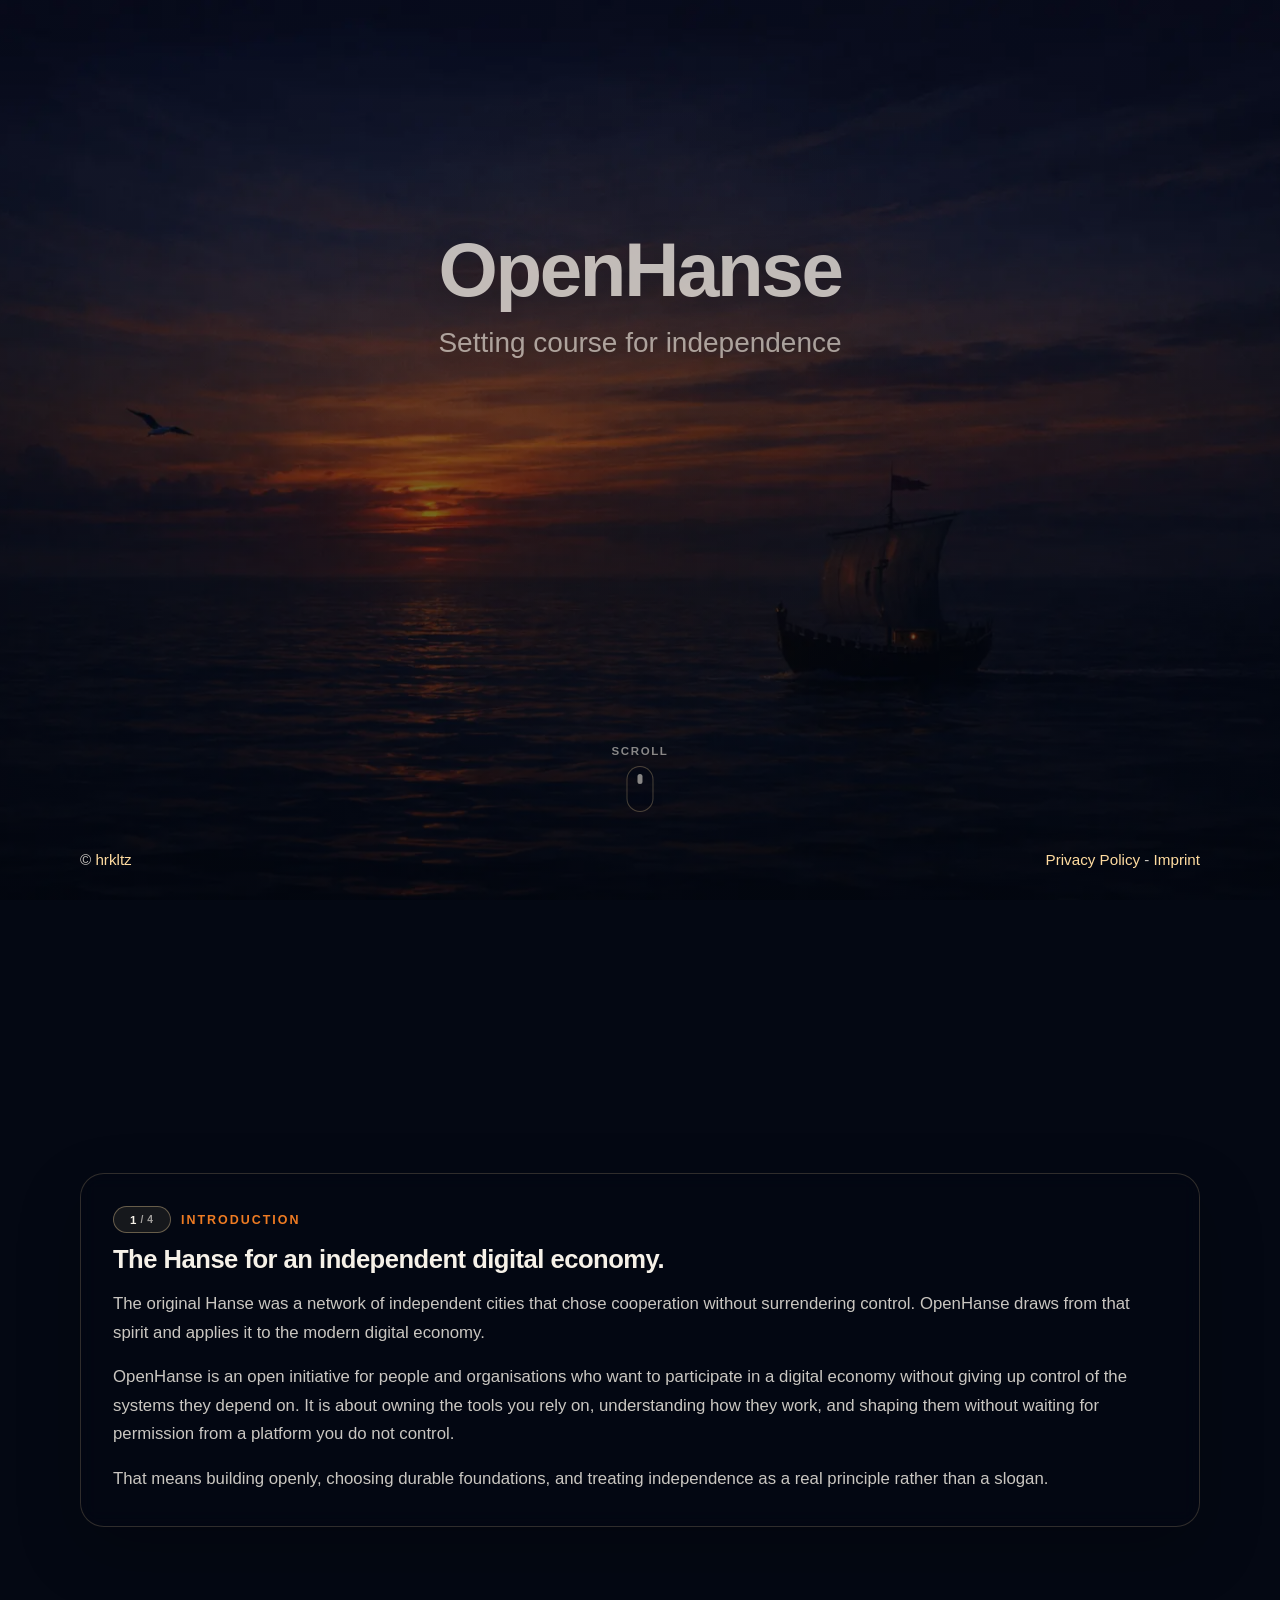
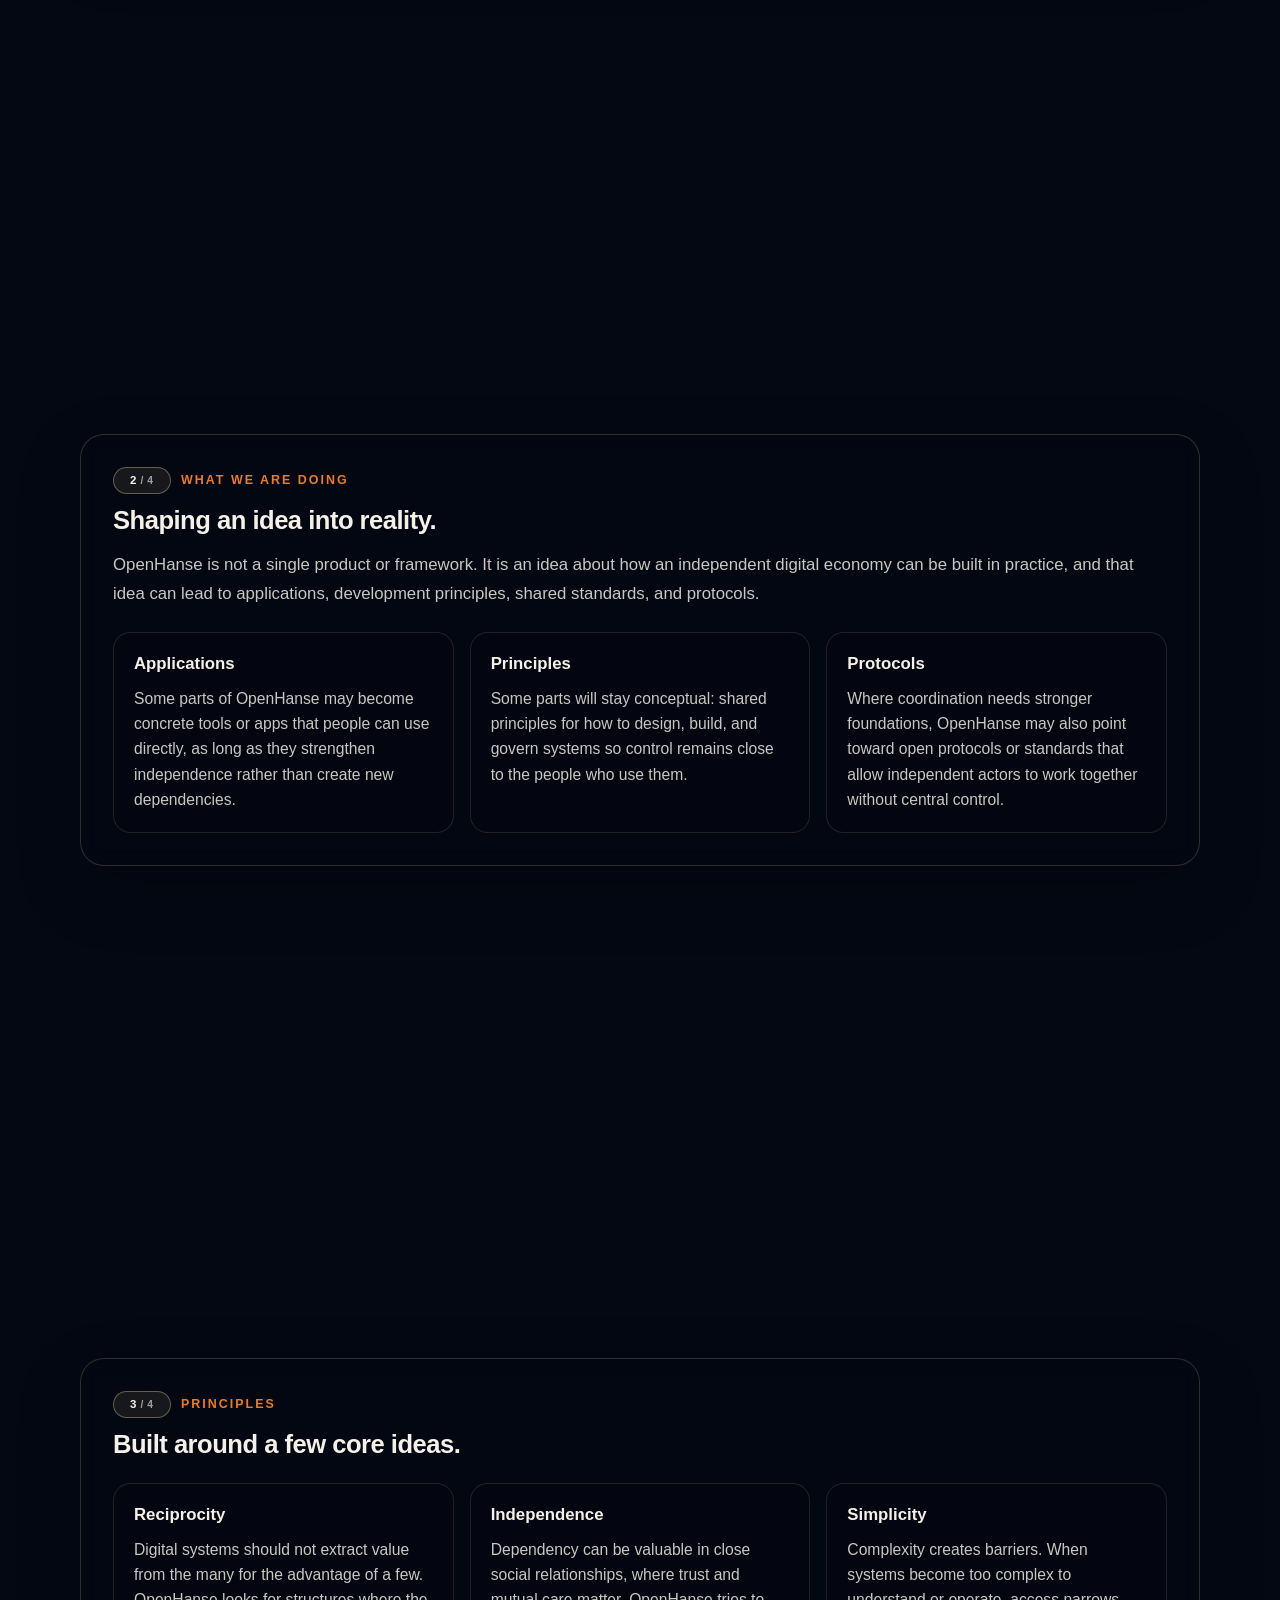
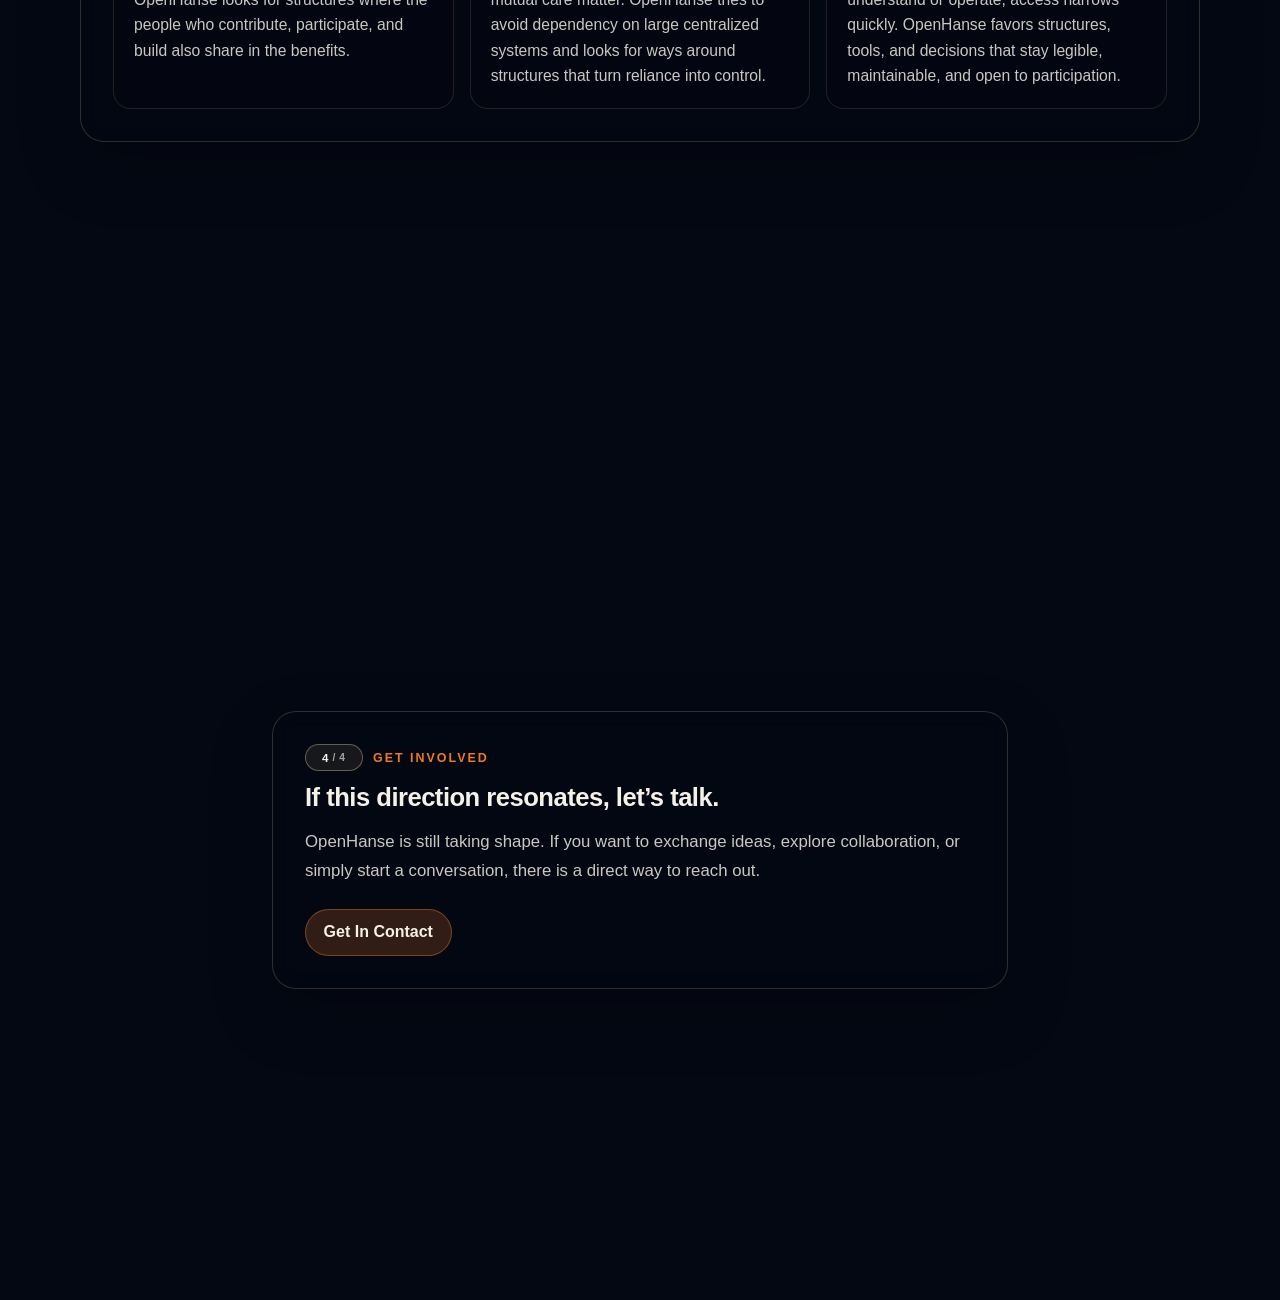
<file: Docs/index.html>
<!DOCTYPE html>
<html lang="en">
<head>
    <meta charset="UTF-8">
    <meta name="viewport" content="width=device-width, initial-scale=1.0">
    <title>OpenHanse | Setting Course for Independence</title>
    <meta name="description" content="OpenHanse is an independent initiative by hrkltz. Openhanse.org is the public home for the project and its direction.">
    <meta name="robots" content="index,follow,max-image-preview:large,max-snippet:-1,max-video-preview:-1">
    <meta name="theme-color" content="#040813">
    <link rel="canonical" href="https://openhanse.org/">
    <link rel="icon" href="./favicon.ico" sizes="any">
    <link rel="icon" href="./favicon.svg" type="image/svg+xml">
    <link rel="manifest" href="./site.webmanifest">
    <meta property="og:type" content="website">
    <meta property="og:site_name" content="OpenHanse">
    <meta property="og:title" content="OpenHanse | Setting Course for Independence">
    <meta property="og:description" content="OpenHanse is an independent initiative by hrkltz. Openhanse.org is the public home for the project and its direction.">
    <meta property="og:url" content="https://openhanse.org/">
    <meta property="og:image" content="https://openhanse.org/assets/background.png">
    <meta property="og:image:width" content="1536">
    <meta property="og:image:height" content="1024">
    <meta property="og:image:alt" content="OpenHanse background artwork with a dark maritime atmosphere">
    <meta name="twitter:card" content="summary_large_image">
    <meta name="twitter:title" content="OpenHanse | Setting Course for Independence">
    <meta name="twitter:description" content="OpenHanse is an independent initiative by hrkltz. Openhanse.org is the public home for the project and its direction.">
    <meta name="twitter:image" content="https://openhanse.org/assets/background.png">
    <script type="application/ld+json">
        {
            "@context": "https://schema.org",
            "@graph": [
                {
                    "@type": "WebSite",
                    "@id": "https://openhanse.org/#website",
                    "name": "OpenHanse",
                    "url": "https://openhanse.org/",
                    "description": "OpenHanse is an independent initiative by hrkltz. Openhanse.org is the public home for the project and its direction.",
                    "publisher": { "@id": "https://hrkltz.io/#organization" },
                    "inLanguage": "en"
                },
                {
                    "@type": "Organization",
                    "@id": "https://openhanse.org/#organization",
                    "name": "OpenHanse",
                    "url": "https://openhanse.org/",
                    "logo": "https://openhanse.org/favicon.svg",
                    "publisher": { "@id": "https://hrkltz.io/#organization" },
                    "sameAs": [
                        "https://hrkltz.io/"
                    ]
                }
            ]
        }
    </script>
    <style>
        :root {
            --bg: #040813;
            --bg-panel: rgba(4, 8, 19, 0.72);
            --bg-panel-strong: rgba(4, 8, 19, 0.84);
            --border-soft: rgba(255, 220, 160, 0.18);
            --text-main: #f6f1e8;
            --text-soft: rgba(246, 241, 232, 0.82);
            --link: #ffdca0;
            --accent: #ee7b23;
            --max-width: 70rem;
            --hero-height: 100dvh;
        }

        * {
            box-sizing: border-box;
        }

        html,
        body {
            margin: 0;
            min-height: 100%;
            overscroll-behavior-y: none;
        }

        @media (min-width: 481px) {
            html {
                scroll-snap-type: y mandatory;
            }
        }

        body {
            font-family: -apple-system, BlinkMacSystemFont, "Segoe UI", Helvetica, Arial, sans-serif;
            color: var(--text-main);
            background-color: var(--bg);
            position: relative;
        }

        .background-layer {
            position: fixed;
            inset: 0;
            z-index: -1;
            background-color: var(--bg);
            background-image:
                linear-gradient(to bottom, rgba(1, 5, 12, 0.3), rgba(1, 5, 12, 0.72)),
                radial-gradient(circle at 50% 46%, rgba(238, 123, 35, 0.12), transparent 22rem),
                url("./assets/background.webp");
            background-position: center center;
            background-repeat: no-repeat;
            background-size: cover;
            transform: translateZ(0);
        }

        .landing-layer {
            position: fixed;
            inset: 0;
            z-index: 0;
            pointer-events: none;
        }

        .backdrop-layer {
            content: "";
            position: fixed;
            inset: 0;
            z-index: 1;
            pointer-events: none;
            background:
                linear-gradient(
                    to bottom,
                    rgba(4, 8, 19, 0) 14%,
                    rgba(4, 8, 19, 0.12) 28%,
                    rgba(4, 8, 19, 0.32) 48%,
                    rgba(4, 8, 19, 0.56) 68%,
                    rgba(4, 8, 19, 0.72) 100%
                );
            opacity: var(--section-backdrop-opacity, 0);
            backdrop-filter: blur(var(--section-backdrop-blur, 0rem)) saturate(110%);
            -webkit-backdrop-filter: blur(var(--section-backdrop-blur, 0rem)) saturate(110%);
            transition: opacity 120ms linear, backdrop-filter 120ms linear, -webkit-backdrop-filter 120ms linear;
        }

        .page {
            min-height: 100dvh;
            position: relative;
            z-index: 2;
        }

        .hero {
            position: absolute;
            inset: 0;
            z-index: 0;
            opacity: 0.75;
            display: flex;
            flex-direction: column;
            align-items: center;
            justify-content: flex-start;
            text-align: center;
            min-height: var(--hero-height);
            padding: clamp(2.5rem, 38.2vh - 7rem, 16rem) 1rem 2rem;
        }

        .hero-copy {
            display: inline-flex;
            flex-direction: column;
            align-items: center;
        }

        .scroll-cue {
            position: absolute;
            left: 50%;
            bottom: 5.5rem;
            transform: translateX(-50%);
            display: inline-flex;
            flex-direction: column;
            align-items: center;
            gap: 0.55rem;
            color: rgba(246, 241, 232, 0.72);
            text-decoration: none;
            letter-spacing: 0.14em;
            text-transform: uppercase;
            font-size: 0.72rem;
        }

        .scroll-cue-label {
            font-weight: 700;
        }

        .scroll-cue-mark {
            display: inline-flex;
            align-items: flex-start;
            justify-content: center;
            width: 1.7rem;
            height: 2.9rem;
            padding-top: 0.45rem;
            border: 1px solid rgba(255, 220, 160, 0.35);
            border-radius: 999px;
            background: rgba(4, 8, 19, 0.18);
        }

        .scroll-cue-dot {
            width: 0.35rem;
            height: 0.65rem;
            border-radius: 999px;
            background: currentColor;
            animation: scroll-cue 2.8s ease-in-out infinite;
        }

        @keyframes scroll-cue {
            0%, 100% {
                opacity: 0.35;
                transform: translateY(0);
            }

            50% {
                opacity: 1;
                transform: translateY(0.7rem);
            }
        }

        h1 {
            margin: 0;
            font-size: 4.5rem;
            line-height: 1;
            font-weight: 650;
            letter-spacing: -0.03em;
            text-shadow: 0 0.4rem 2rem rgba(0, 0, 0, 0.4);
            white-space: nowrap;
        }

        p {
            margin: 1rem 0 0;
            font-size: 1.75rem;
            line-height: 1.35;
            font-weight: 500;
            color: var(--text-soft);
            text-shadow: 0 0.3rem 1.2rem rgba(0, 0, 0, 0.35);
            white-space: nowrap;
        }

        .content {
            width: 100%;
            margin: 0;
            padding: 0;
        }

        .section-stage {
            min-height: 100dvh;
            display: flex;
            justify-content: center;
            align-items: center;
            padding: 1.5rem 1rem;
            scroll-snap-align: start;
            scroll-snap-stop: always;
        }

        .section-stage.section-stage-hidden {
            padding: 0;
            pointer-events: none;
        }

        .section-stage.section-stage-hidden .section {
            visibility: hidden;
        }

        .section {
            width: min(100%, var(--max-width));
            padding: 2rem;
            background: var(--bg-panel);
            border: 1px solid var(--border-soft);
            border-radius: 1.5rem;
            box-shadow: 0 1.5rem 4rem rgba(0, 0, 0, 0.22);
            backdrop-filter: blur(0.6rem);
        }

        .section.section-compact {
            max-width: 46rem;
            margin: 0 auto;
        }

        .section h2 {
            margin: 0;
            font-size: 1.6rem;
            line-height: 1.15;
            letter-spacing: -0.02em;
        }

        .section p,
        .section li {
            margin: 1rem 0 0;
            font-size: 1.05rem;
            line-height: 1.7;
            font-weight: 400;
            color: var(--text-soft);
            text-shadow: none;
            white-space: normal;
        }

        .section-lead {
            font-size: 1.15rem;
            color: var(--text-main);
        }

        .build-grid,
        .principles-grid,
        .cta-grid {
            display: grid;
            grid-template-columns: repeat(3, minmax(0, 1fr));
            gap: 1rem;
            margin-top: 1.5rem;
        }

        .card {
            padding: 1.25rem;
            background: var(--bg-panel-strong);
            border: 1px solid rgba(255, 220, 160, 0.12);
            border-radius: 1.1rem;
        }

        .card h3 {
            margin: 0;
            font-size: 1.05rem;
            line-height: 1.3;
        }

        .card p {
            margin-top: 0.7rem;
            font-size: 0.98rem;
            line-height: 1.6;
        }

        .eyebrow {
            display: inline-flex;
            align-items: center;
            gap: 0.65rem;
            margin-bottom: 0.75rem;
            color: var(--accent);
            font-size: 0.78rem;
            font-weight: 700;
            letter-spacing: 0.16em;
            text-transform: uppercase;
        }

        .eyebrow-badge {
            display: inline-flex;
            align-items: center;
            justify-content: center;
            gap: 0.2rem;
            min-width: 3.6rem;
            height: 1.65rem;
            padding: 0 0.45rem;
            border: 1px solid rgba(255, 220, 160, 0.35);
            border-radius: 999px;
            background: rgba(255, 220, 160, 0.08);
            color: var(--text-main);
            font-size: 0.72rem;
            letter-spacing: 0.08em;
            font-variant-numeric: tabular-nums;
        }

        .eyebrow-total {
            color: rgba(246, 241, 232, 0.64);
            font-size: 0.64rem;
            letter-spacing: 0.06em;
        }

        .eyebrow-label {
            color: var(--accent);
        }

        .cta-grid {
            grid-template-columns: 1.4fr 1fr;
            align-items: start;
        }

        .cta-actions {
            display: flex;
            flex-wrap: wrap;
            gap: 0.85rem;
            margin-top: 1.5rem;
        }

        .button-link {
            display: inline-flex;
            align-items: center;
            justify-content: center;
            min-height: 2.9rem;
            padding: 0.7rem 1.1rem;
            border-radius: 999px;
            border: 1px solid rgba(255, 220, 160, 0.24);
            background: rgba(255, 220, 160, 0.08);
            color: var(--text-main);
            font-weight: 600;
            text-decoration: none;
        }

        .button-link.primary {
            background: rgba(238, 123, 35, 0.2);
            border-color: rgba(238, 123, 35, 0.42);
        }

        .cta-note {
            margin-top: 1rem;
            font-size: 0.95rem;
            color: var(--text-soft);
        }

        footer {
            position: fixed;
            left: 50%;
            bottom: 0;
            transform: translateX(-50%);
            z-index: 3;
            display: flex;
            justify-content: space-between;
            align-items: center;
            gap: 1rem;
            width: min(calc(100% - 2rem), var(--max-width));
            padding: 1rem 0 2rem;
            color: var(--text-soft);
            font-size: 0.95rem;
            pointer-events: none;
        }

        footer a {
            pointer-events: auto;
        }

        a {
            color: var(--link);
            text-decoration: none;
        }

        a:hover,
        a:focus-visible {
            text-decoration: underline;
            text-underline-offset: 0.18em;
        }

        @media (max-width: 620px) {
            html {
                scroll-snap-type: none;
            }

            .background-layer {
                background-position: center 30%;
            }

            .hero {
                min-height: 100svh;
                padding: clamp(2rem, 28vh - 3.5rem, 9rem) 1rem 5.75rem;
            }

            .hero-copy {
                width: min(100%, 18rem);
            }

            .scroll-cue {
                bottom: 5.75rem;
                gap: 0.45rem;
                font-size: 0.66rem;
            }

            h1 {
                font-size: 2.2rem;
            }

            p {
                font-size: 1.02rem;
                max-width: 16ch;
                margin-top: 0.75rem;
                white-space: normal;
            }

            .content {
                margin-top: calc(100svh + 0.75rem);
                margin-bottom: 1.5rem;
                padding-bottom: 1.5rem;
            }

            .section-stage {
                min-height: auto;
                display: block;
                padding: 0 0.45rem;
            }

            .section-stage.section-stage-hidden {
                display: none;
            }

            .section-stage + .section-stage {
                margin-top: 0.9rem;
            }

            .section {
                padding: 1.05rem;
                border-radius: 1rem;
            }

            .section h2 {
                font-size: 1.22rem;
                line-height: 1.18;
            }

            .section p,
            .section li {
                font-size: 0.98rem;
                line-height: 1.6;
                max-width: none;
            }

            .section-lead {
                font-size: 1.03rem;
            }

            .section.section-compact {
                max-width: none;
            }

            .build-grid,
            .principles-grid,
            .cta-grid {
                grid-template-columns: 1fr;
                gap: 0.75rem;
                margin-top: 1rem;
            }

            .card {
                padding: 1rem;
                border-radius: 0.95rem;
            }

            .card h3 {
                font-size: 1rem;
            }

            .card p {
                font-size: 0.95rem;
            }

            .cta-actions {
                flex-direction: column;
                margin-top: 1.1rem;
            }

            .button-link {
                width: 100%;
                min-height: 3rem;
            }

            .eyebrow {
                gap: 0.5rem;
                margin-bottom: 0.65rem;
                font-size: 0.72rem;
                letter-spacing: 0.13em;
            }

            .eyebrow-badge {
                min-width: 3.2rem;
                height: 1.5rem;
                font-size: 0.68rem;
            }

            .eyebrow-label {
                line-height: 1.2;
            }

            footer {
                padding-bottom: 1.05rem;
            }
        }

        @media (prefers-reduced-motion: reduce) {
            html {
                scroll-behavior: auto;
                scroll-snap-type: none;
            }

            .backdrop-layer {
                transition: none;
            }

            .scroll-cue-dot {
                animation: none;
            }
        }
    </style>
</head>
<body>
    <div class="background-layer" aria-hidden="true"></div>
    <div class="landing-layer">
        <section class="hero" aria-label="OpenHanse introduction">
            <div class="hero-copy">
                <h1 id="hero-title">OpenHanse</h1>
                <p id="hero-slogan">Setting course for independence</p>
            </div>
            <div class="scroll-cue" aria-hidden="true">
                <span class="scroll-cue-label">Scroll</span>
                <span class="scroll-cue-mark" aria-hidden="true">
                    <span class="scroll-cue-dot"></span>
                </span>
            </div>
        </section>
    </div>
    <div class="backdrop-layer" aria-hidden="true"></div>

    <main class="page">
        <section class="content" id="content-start" aria-label="OpenHanse overview">
            <div class="section-stage section-stage-hidden" aria-hidden="true">
                <section class="section"></section>
            </div>
            <div class="section-stage">
                <section class="section section-intro" aria-labelledby="intro-title">
                    <span class="eyebrow"><span class="eyebrow-badge">1 <span class="eyebrow-total">/ 4</span></span><span class="eyebrow-label">Introduction</span></span>
                    <h2 id="intro-title">The Hanse for an independent digital economy.</h2>
                    <p class="section-lead">The original Hanse was a network of independent cities that chose cooperation without surrendering control. OpenHanse draws from that spirit and applies it to the modern digital economy.</p>
                    <p>OpenHanse is an open initiative for people and organisations who want to participate in a digital economy without giving up control of the systems they depend on. It is about owning the tools you rely on, understanding how they work, and shaping them without waiting for permission from a platform you do not control.</p>
                    <p>That means building openly, choosing durable foundations, and treating independence as a real principle rather than a slogan.</p>
                </section>
            </div>

            <div class="section-stage">
                <section class="section" aria-labelledby="building-title">
                    <span class="eyebrow"><span class="eyebrow-badge">2 <span class="eyebrow-total">/ 4</span></span><span class="eyebrow-label">What We Are Doing</span></span>
                    <h2 id="building-title">Shaping an idea into reality.</h2>
                    <p class="section-lead">OpenHanse is not a single product or framework. It is an idea about how an independent digital economy can be built in practice, and that idea can lead to applications, development principles, shared standards, and protocols.</p>
                    <div class="build-grid">
                        <article class="card">
                            <h3>Applications</h3>
                            <p>Some parts of OpenHanse may become concrete tools or apps that people can use directly, as long as they strengthen independence rather than create new dependencies.</p>
                        </article>
                        <article class="card">
                            <h3>Principles</h3>
                            <p>Some parts will stay conceptual: shared principles for how to design, build, and govern systems so control remains close to the people who use them.</p>
                        </article>
                        <article class="card">
                            <h3>Protocols</h3>
                            <p>Where coordination needs stronger foundations, OpenHanse may also point toward open protocols or standards that allow independent actors to work together without central control.</p>
                        </article>
                    </div>
                </section>
            </div>

            <div class="section-stage">
                <section class="section" aria-labelledby="principles-title">
                    <span class="eyebrow"><span class="eyebrow-badge">3 <span class="eyebrow-total">/ 4</span></span><span class="eyebrow-label">Principles</span></span>
                    <h2 id="principles-title">Built around a few core ideas.</h2>
                    <div class="principles-grid">
                        <article class="card">
                            <h3>Reciprocity</h3>
                            <p>Digital systems should not extract value from the many for the advantage of a few. OpenHanse looks for structures where the people who contribute, participate, and build also share in the benefits.</p>
                        </article>
                        <article class="card">
                            <h3>Independence</h3>
                            <p>Dependency can be valuable in close social relationships, where trust and mutual care matter. OpenHanse tries to avoid dependency on large centralized systems and looks for ways around structures that turn reliance into control.</p>
                        </article>
                        <article class="card">
                            <h3>Simplicity</h3>
                            <p>Complexity creates barriers. When systems become too complex to understand or operate, access narrows quickly. OpenHanse favors structures, tools, and decisions that stay legible, maintainable, and open to participation.</p>
                        </article>
                    </div>
                </section>
            </div>

            <div class="section-stage">
                <section class="section section-compact" aria-labelledby="involved-title">
                    <span class="eyebrow"><span class="eyebrow-badge">4 <span class="eyebrow-total">/ 4</span></span><span class="eyebrow-label">Get Involved</span></span>
                    <h2 id="involved-title">If this direction resonates, let’s talk.</h2>
                    <p class="section-lead">OpenHanse is still taking shape. If you want to exchange ideas, explore collaboration, or simply start a conversation, there is a direct way to reach out.</p>
                    <div class="cta-actions">
                        <a class="button-link primary" href="https://hrkltz.io" target="_blank" rel="noopener noreferrer">Get In Contact</a>
                    </div>
                </section>
            </div>
        </section>
    </main>
    <footer>
        <span>&copy; <a href="https://hrkltz.io" target="_blank" rel="noopener noreferrer">hrkltz</a></span>
        <span>
            <a href="./privacy-policy.html" target="_blank" rel="noopener noreferrer">Privacy Policy</a> - <a href="https://hrkltz.io/imprint.html" target="_blank" rel="noopener noreferrer">Imprint</a>
        </span>
    </footer>
    <script>
        const root = document.documentElement;
        const heroTitle = document.getElementById("hero-title");
        const heroSlogan = document.getElementById("hero-slogan");
        const firstVisibleStage = document.querySelector(".content > .section-stage:not(.section-stage-hidden)");
        let frameId = 0;

        function syncTitleWidth() {
            const targetWidth = heroSlogan.getBoundingClientRect().width;
            const probeSize = window.innerWidth <= 640 ? 40 : 72;

            heroTitle.style.fontSize = probeSize + "px";

            const measuredWidth = heroTitle.getBoundingClientRect().width;
            if (!targetWidth || !measuredWidth) {
                return;
            }

            const matchedSize = probeSize * (targetWidth / measuredWidth);
            heroTitle.style.fontSize = matchedSize.toFixed(2) + "px";
        }

        function easeBackdrop(progress) {
            if (progress <= 0) {
                return 0;
            }

            if (progress >= 1) {
                return 1;
            }

            return progress < 0.45
                ? 2.2 * progress * progress
                : 1 - Math.pow(-2 * progress + 2, 2.6) / 2;
        }

        function syncBackdropProgress() {
            if (!firstVisibleStage) {
                return;
            }

            const sectionTop = firstVisibleStage.getBoundingClientRect().top;
            const viewportHeight = window.innerHeight || 1;
            const travel = Math.max(viewportHeight, 1);
            const rawProgress = (viewportHeight - sectionTop) / travel;
            const progress = Math.max(0, Math.min(1, rawProgress));
            const eased = easeBackdrop(progress);

            root.style.setProperty("--section-backdrop-opacity", eased.toFixed(3));
            root.style.setProperty("--section-backdrop-blur", (eased * 1.1).toFixed(3) + "rem");
        }

        function queueViewportEffects() {
            cancelAnimationFrame(frameId);
            frameId = requestAnimationFrame(() => {
                syncTitleWidth();
                syncBackdropProgress();
            });
        }

        queueViewportEffects();
        window.addEventListener("resize", queueViewportEffects, { passive: true });
        window.addEventListener("scroll", queueViewportEffects, { passive: true });
    </script>
</body>
</html>
</file>
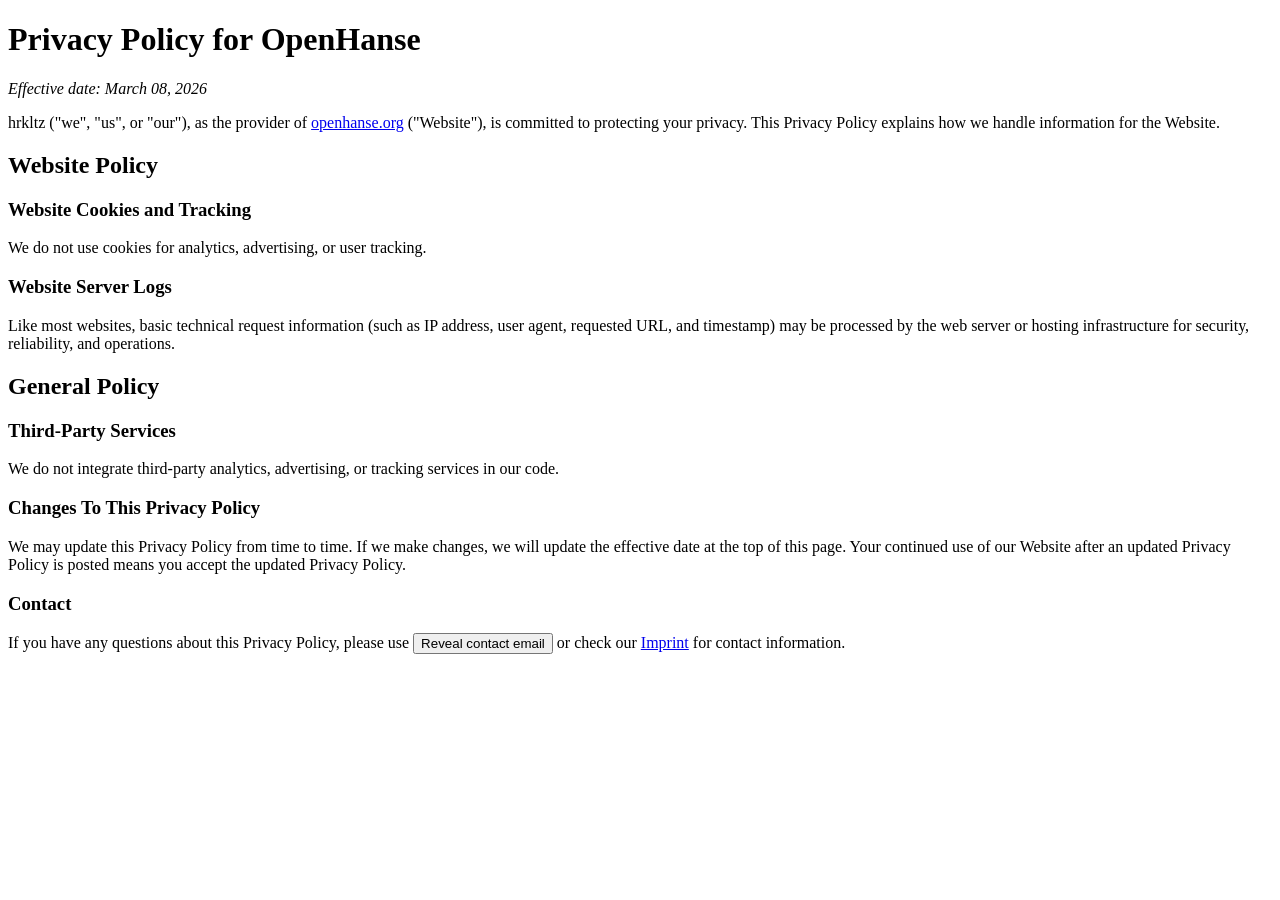
<file: Docs/privacy-policy.html>
<!DOCTYPE html>
<html lang="en">
<head>
    <meta charset="UTF-8">
    <title>Privacy Policy | OpenHanse</title>
    <meta name="viewport" content="width=device-width, initial-scale=1.0">
    <meta name="robots" content="noindex,follow">
    <link rel="canonical" href="https://openhanse.org/privacy-policy.html">
    <link rel="icon" href="./favicon.ico" sizes="any">
    <link rel="icon" href="./favicon.svg" type="image/svg+xml">
    <link rel="manifest" href="./site.webmanifest">
</head>
<body>
    <h1>Privacy Policy for OpenHanse</h1>
    <p><i>Effective date: March 08, 2026</i></p>
    <p>
        hrkltz ("we", "us", or "our"), as the provider of <a href="https://openhanse.org">openhanse.org</a> ("Website"), is committed to protecting your privacy. This Privacy Policy explains how we handle information for the Website.
    </p>
    <h2>Website Policy</h2>
    <h3>Website Cookies and Tracking</h3>
    <p>
        We do not use cookies for analytics, advertising, or user tracking.
    </p>
    <h3>Website Server Logs</h3>
    <p>
        Like most websites, basic technical request information (such as IP address, user agent, requested URL, and timestamp) may be processed by the web server or hosting infrastructure for security, reliability, and operations.
    </p>
    <h2>General Policy</h2>
    <h3>Third-Party Services</h3>
    <p>
        We do not integrate third-party analytics, advertising, or tracking services in our code.
    </p>
    <h3>Changes To This Privacy Policy</h3>
    <p>
        We may update this Privacy Policy from time to time. If we make changes, we will update the effective date at the top of this page. Your continued use of our Website after an updated Privacy Policy is posted means you accept the updated Privacy Policy.
    </p>
    <h3>Contact</h3>
    <p>
        If you have any questions about this Privacy Policy, please use <button id="reveal-email" type="button">Reveal contact email</button> or check our <a href="https://hrkltz.io/imprint.html" target="_blank" rel="noopener">Imprint</a> for contact information.
    </p>
    <script>
        (function () {
            var btn = document.getElementById("reveal-email");
            if (!btn) return;

            // Simple client-side obfuscation: encoded bytes + runtime decode on user action.
            var key = 19;
            var userEnc = [124, 99, 118, 125, 123, 114, 125, 96, 118];
            var domainEnc = [123, 97, 120, 127, 103, 105, 61, 122, 124];

            function decode(parts) {
                return parts
                    .map(function (n) { return String.fromCharCode(n ^ key); })
                    .join("");
            }

            btn.addEventListener("click", function () {
                var email = decode(userEnc) + "@" + decode(domainEnc);
                var link = document.createElement("a");
                link.href = "mailto:" + email;
                link.textContent = email;
                link.rel = "nofollow";
                btn.replaceWith(link);
            });
        })();
    </script>
</body> 
</html>
</file>
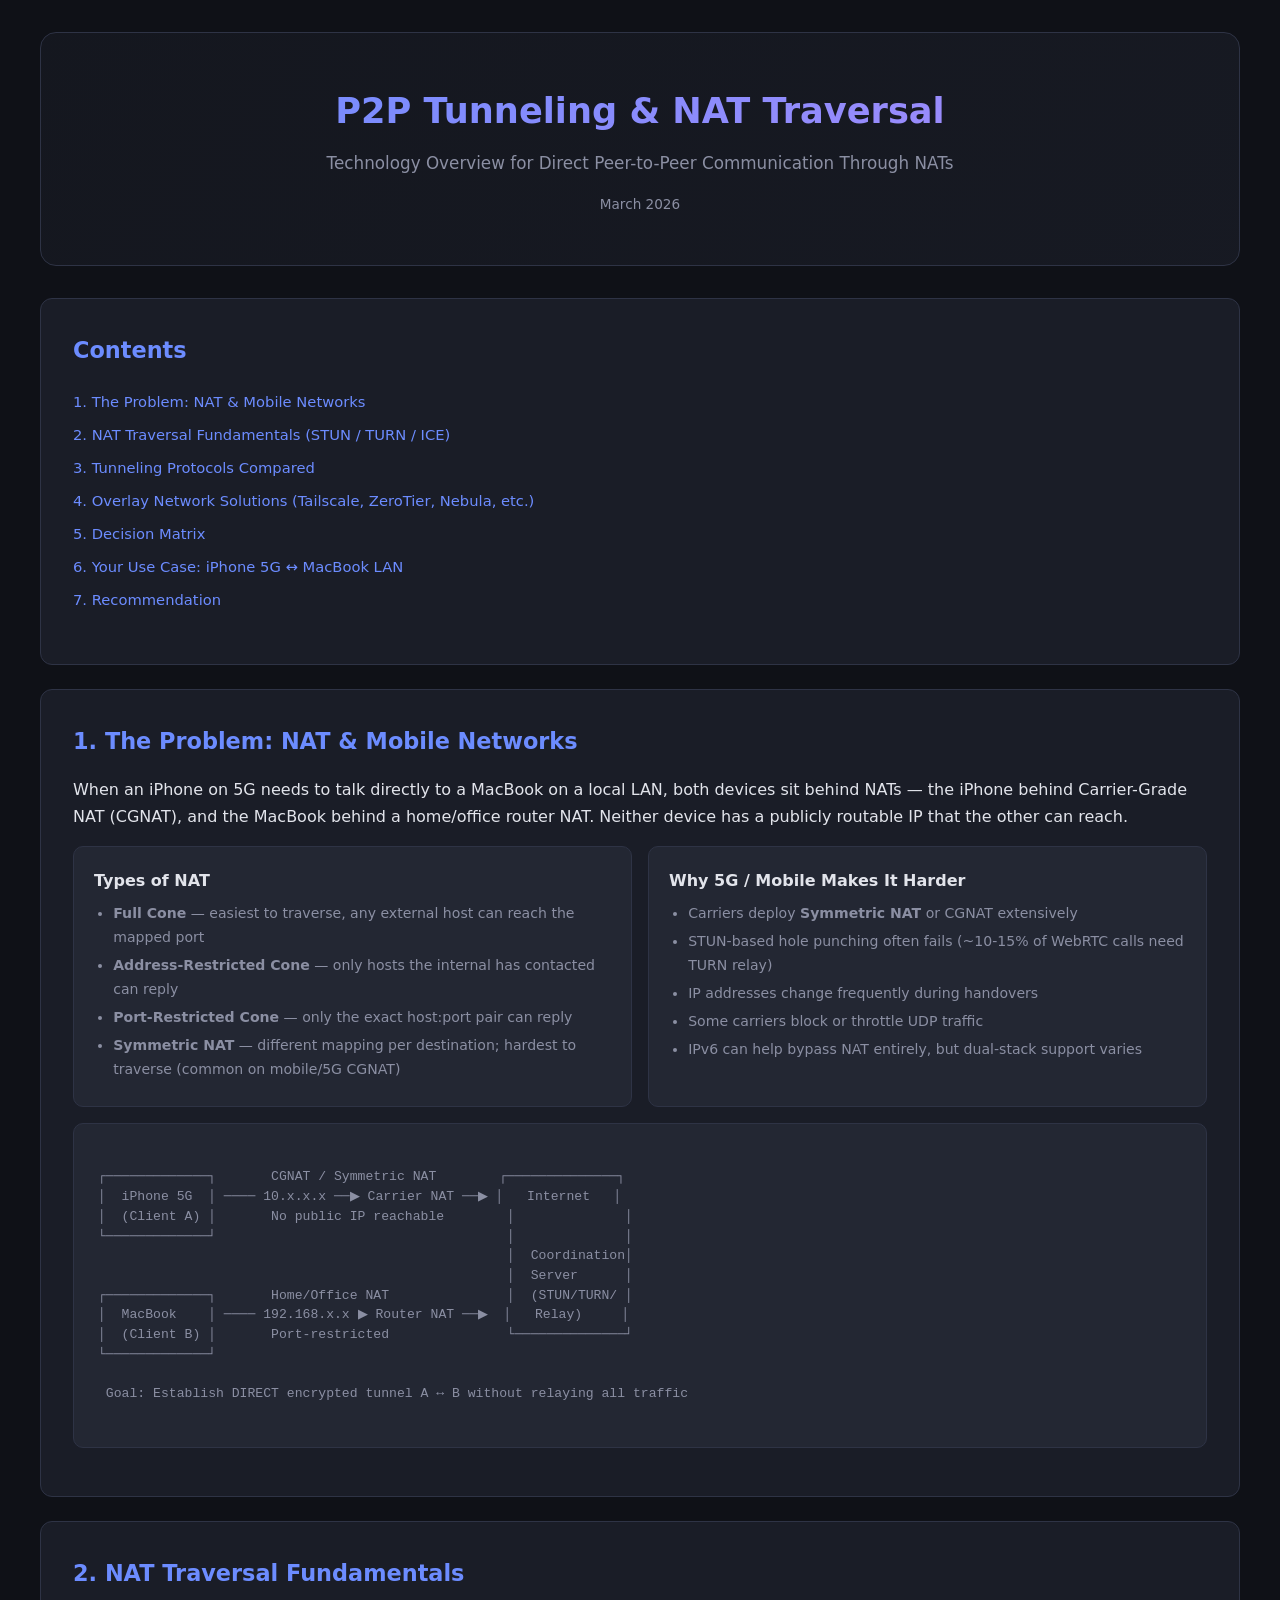
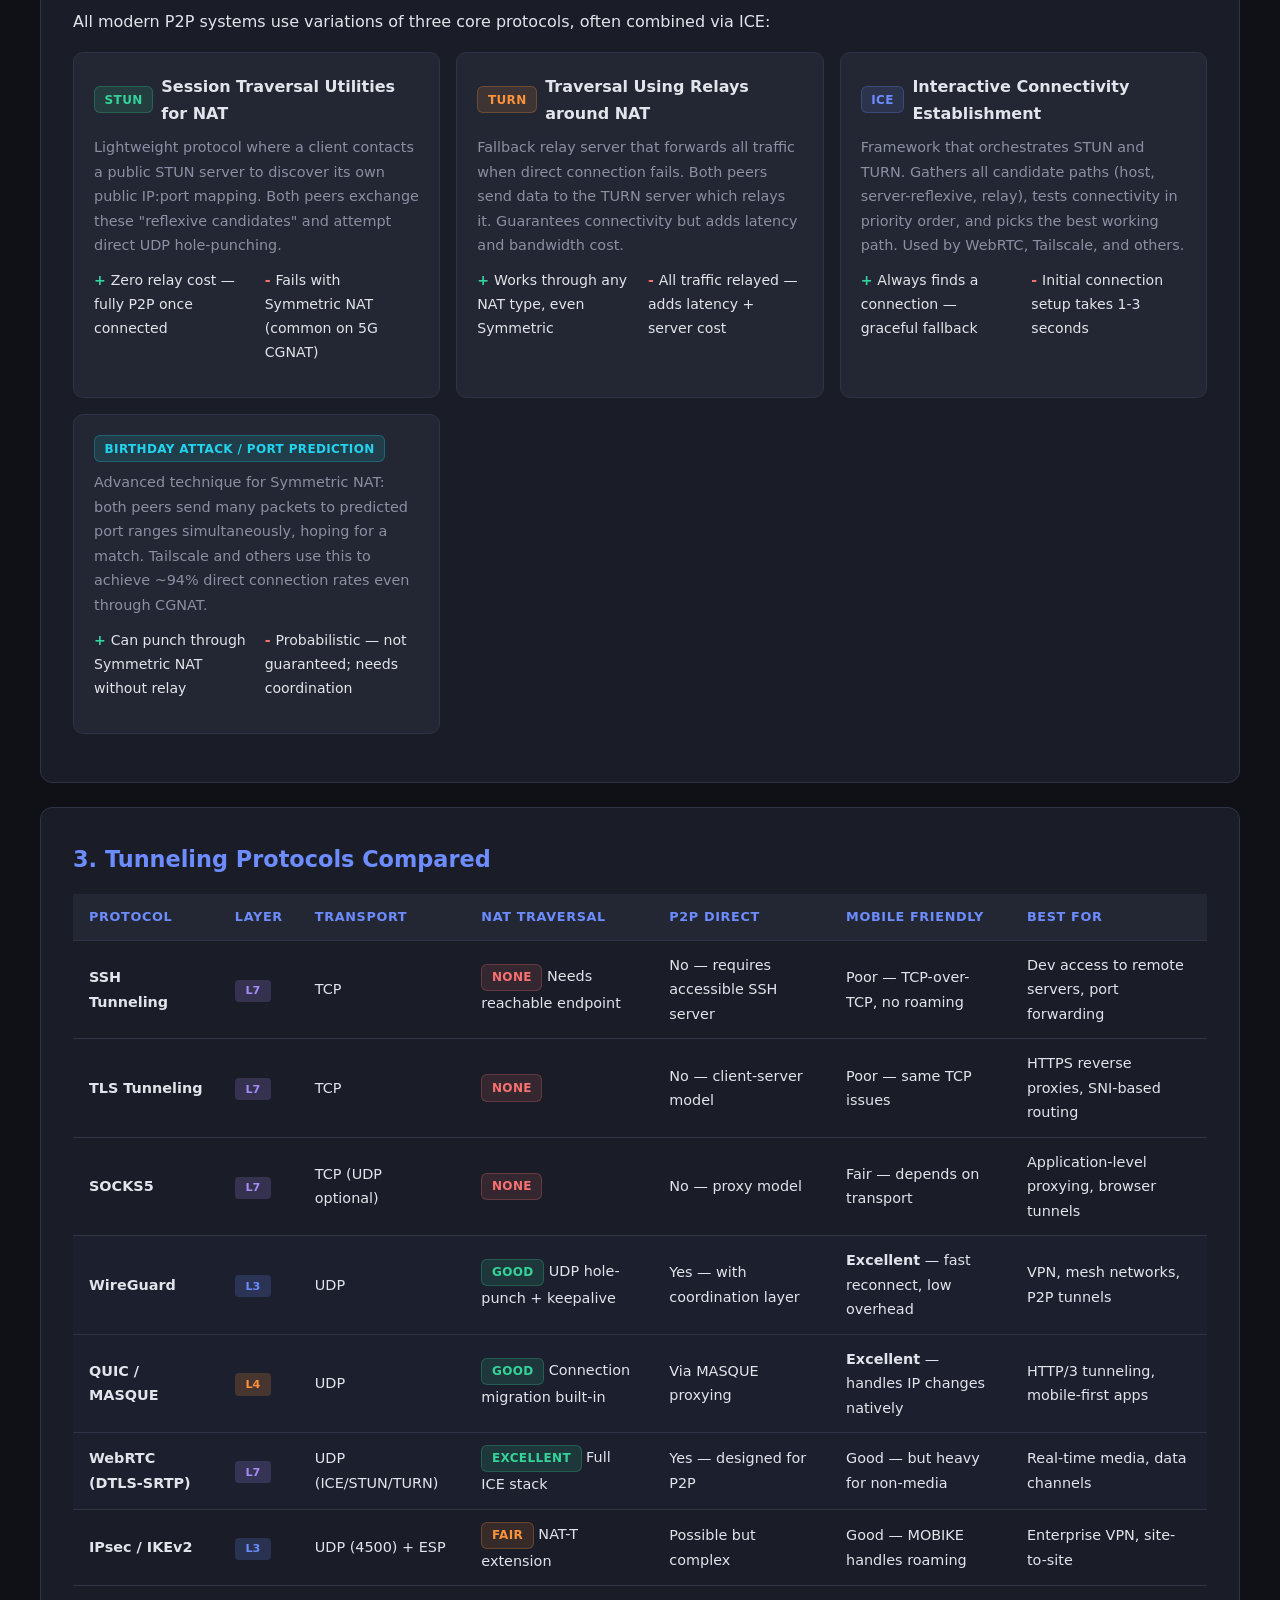
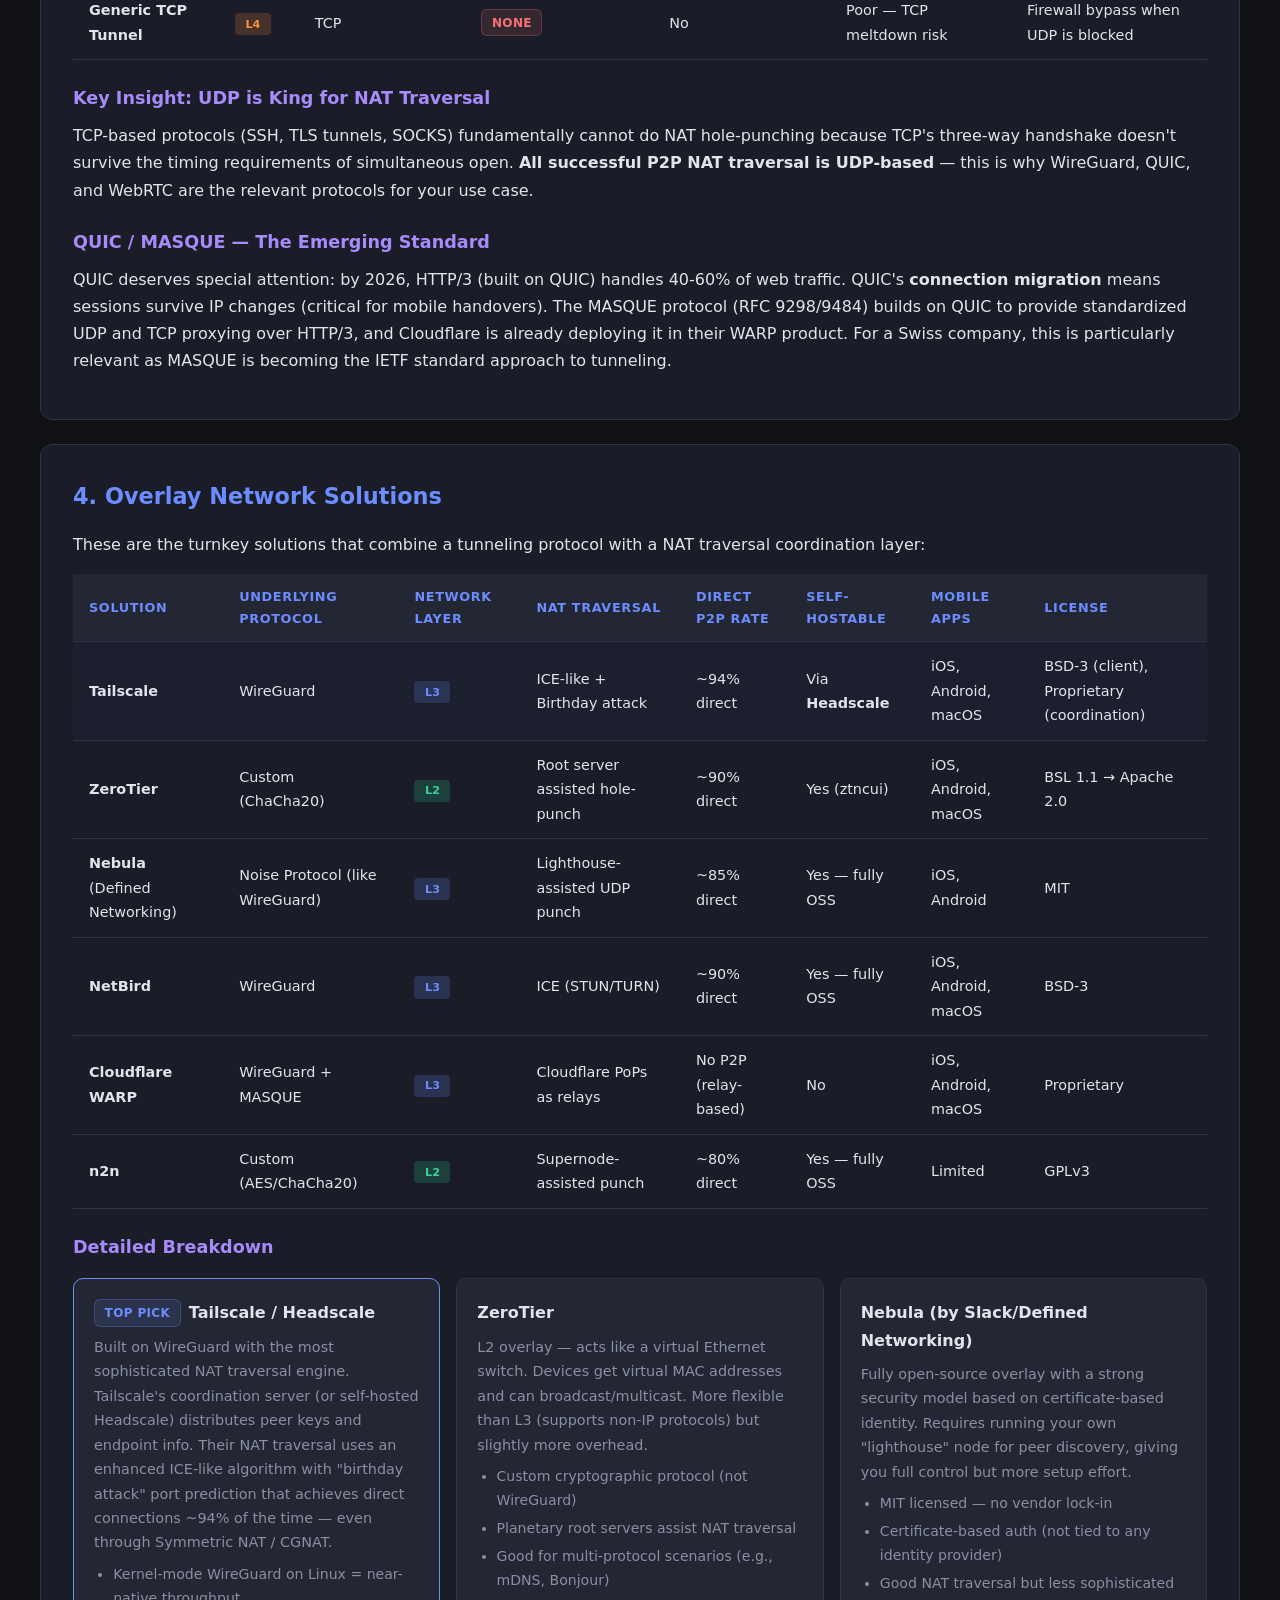
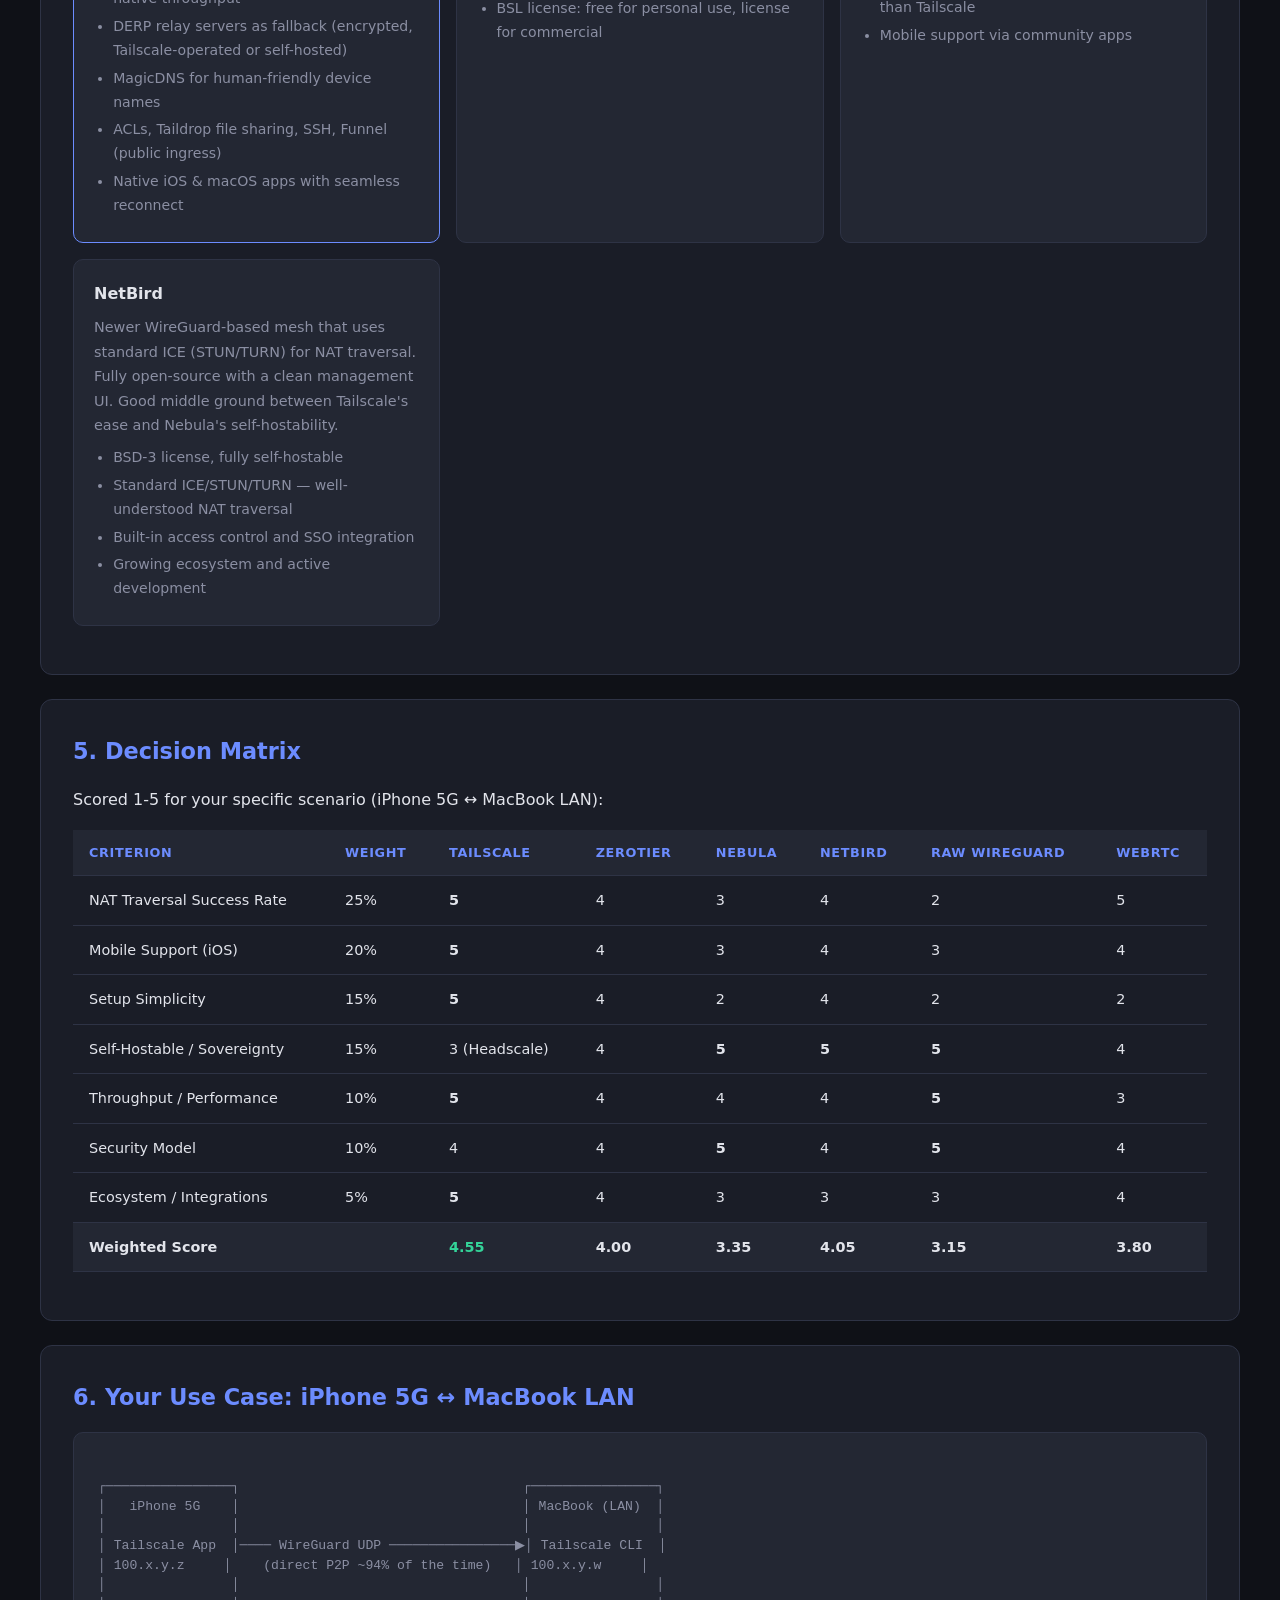
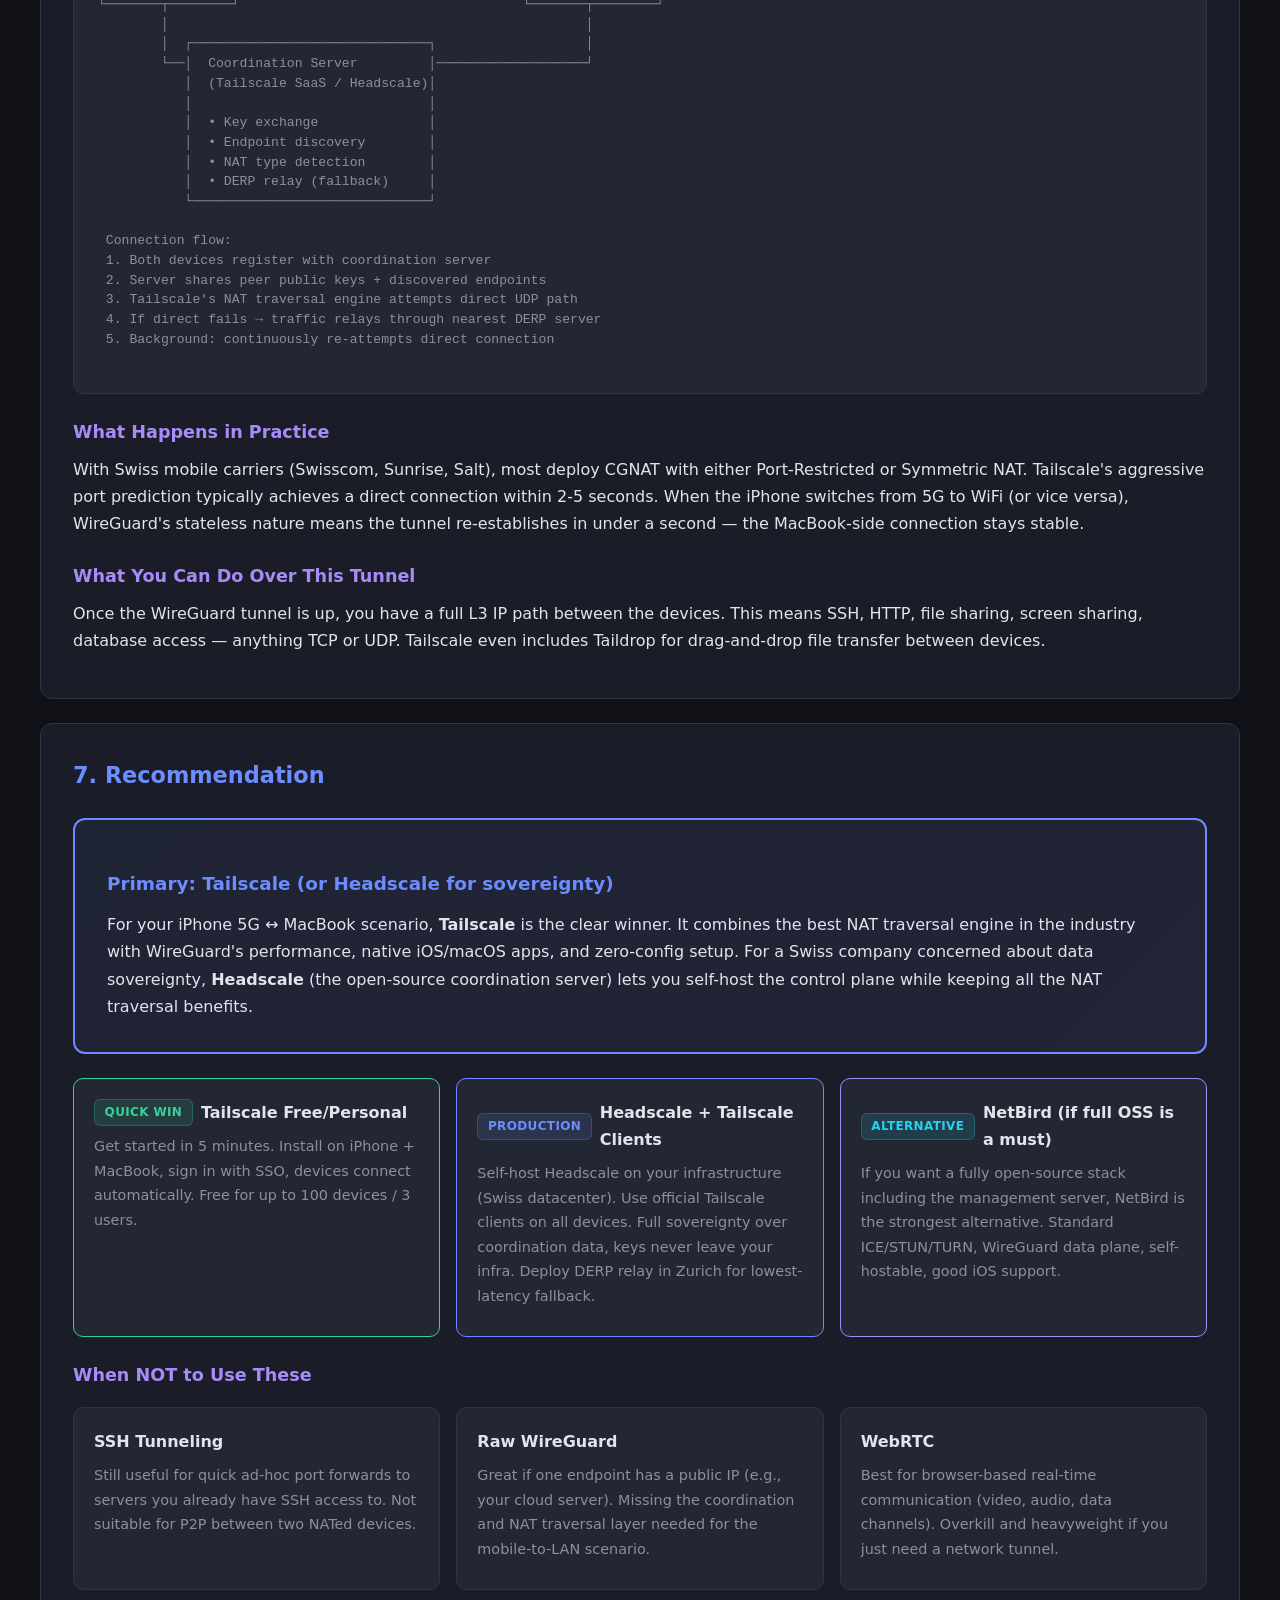
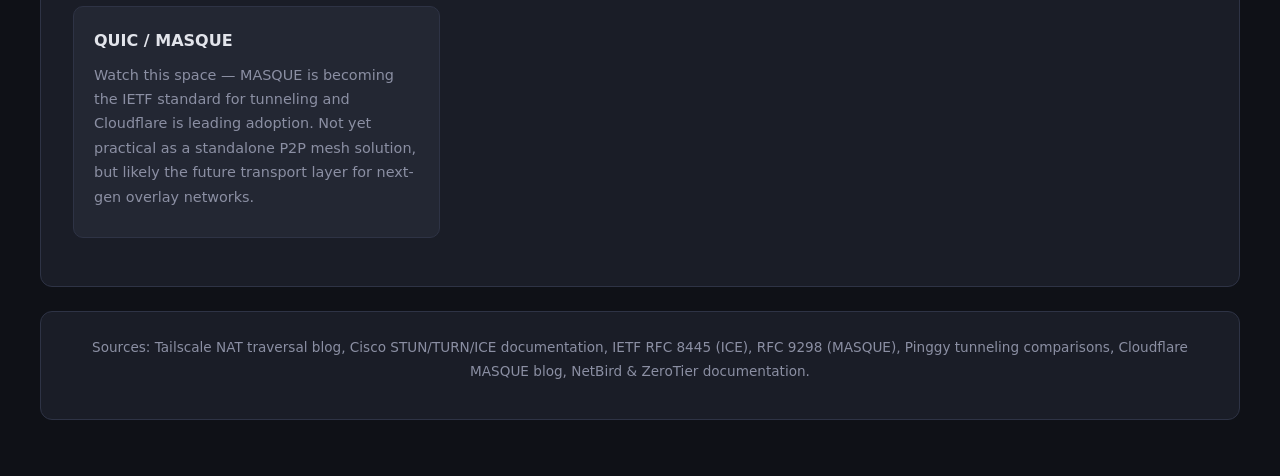
<file: Docs/Background/tunneling-nat-traversal-overview.html>
<!DOCTYPE html>
<html lang="en">
<head>
<meta charset="UTF-8">
<meta name="viewport" content="width=device-width, initial-scale=1.0">
<title>P2P Tunneling & NAT Traversal — Technology Overview</title>
<style>
  :root {
    --bg: #0f1117;
    --surface: #1a1d27;
    --surface2: #232733;
    --border: #2e3345;
    --text: #e2e4eb;
    --text-muted: #8b8fa3;
    --accent: #6c8cff;
    --accent2: #a78bfa;
    --green: #34d399;
    --orange: #fb923c;
    --red: #f87171;
    --cyan: #22d3ee;
  }
  * { margin: 0; padding: 0; box-sizing: border-box; }
  body {
    font-family: 'Inter', -apple-system, BlinkMacSystemFont, 'Segoe UI', system-ui, sans-serif;
    background: var(--bg);
    color: var(--text);
    line-height: 1.7;
    padding: 2rem;
  }
  .container { max-width: 1200px; margin: 0 auto; }

  /* Header */
  .header {
    text-align: center;
    padding: 3rem 2rem;
    margin-bottom: 2rem;
    background: linear-gradient(135deg, #1a1d2780, #2e334540);
    border: 1px solid var(--border);
    border-radius: 16px;
  }
  .header h1 {
    font-size: 2.2rem;
    font-weight: 700;
    background: linear-gradient(135deg, var(--accent), var(--accent2));
    -webkit-background-clip: text;
    -webkit-text-fill-color: transparent;
    margin-bottom: 0.5rem;
  }
  .header p { color: var(--text-muted); font-size: 1.05rem; }
  .header .meta { margin-top: 1rem; font-size: 0.85rem; color: var(--text-muted); }

  /* Sections */
  .section {
    background: var(--surface);
    border: 1px solid var(--border);
    border-radius: 12px;
    padding: 2rem;
    margin-bottom: 1.5rem;
  }
  .section h2 {
    font-size: 1.4rem;
    color: var(--accent);
    margin-bottom: 1rem;
    display: flex;
    align-items: center;
    gap: 0.5rem;
  }
  .section h3 {
    font-size: 1.1rem;
    color: var(--accent2);
    margin: 1.5rem 0 0.5rem;
  }
  .section p { margin-bottom: 0.75rem; color: var(--text); }

  /* Tags / Badges */
  .badge {
    display: inline-block;
    padding: 0.15rem 0.6rem;
    border-radius: 6px;
    font-size: 0.75rem;
    font-weight: 600;
    text-transform: uppercase;
    letter-spacing: 0.03em;
  }
  .badge-green { background: #34d39920; color: var(--green); border: 1px solid #34d39940; }
  .badge-orange { background: #fb923c20; color: var(--orange); border: 1px solid #fb923c40; }
  .badge-red { background: #f8717120; color: var(--red); border: 1px solid #f8717140; }
  .badge-blue { background: #6c8cff20; color: var(--accent); border: 1px solid #6c8cff40; }
  .badge-cyan { background: #22d3ee20; color: var(--cyan); border: 1px solid #22d3ee40; }

  /* Comparison Table */
  .table-wrap { overflow-x: auto; margin: 1rem 0; }
  table {
    width: 100%;
    border-collapse: collapse;
    font-size: 0.9rem;
  }
  th, td {
    padding: 0.75rem 1rem;
    text-align: left;
    border-bottom: 1px solid var(--border);
  }
  th {
    background: var(--surface2);
    color: var(--accent);
    font-weight: 600;
    font-size: 0.8rem;
    text-transform: uppercase;
    letter-spacing: 0.05em;
    position: sticky;
    top: 0;
  }
  tr:hover td { background: var(--surface2); }
  td code {
    background: var(--surface2);
    padding: 0.1rem 0.4rem;
    border-radius: 4px;
    font-size: 0.82rem;
    color: var(--cyan);
  }

  /* Cards grid */
  .cards { display: grid; grid-template-columns: repeat(auto-fit, minmax(320px, 1fr)); gap: 1rem; margin: 1rem 0; }
  .card {
    background: var(--surface2);
    border: 1px solid var(--border);
    border-radius: 10px;
    padding: 1.25rem;
  }
  .card h4 { color: var(--text); font-size: 1rem; margin-bottom: 0.5rem; display: flex; align-items: center; gap: 0.5rem; }
  .card p { font-size: 0.9rem; color: var(--text-muted); margin-bottom: 0.5rem; }
  .card ul { padding-left: 1.2rem; font-size: 0.88rem; color: var(--text-muted); }
  .card li { margin-bottom: 0.25rem; }

  /* Flow diagram */
  .diagram {
    background: var(--surface2);
    border: 1px solid var(--border);
    border-radius: 10px;
    padding: 1.5rem;
    font-family: 'JetBrains Mono', 'Fira Code', monospace;
    font-size: 0.82rem;
    line-height: 1.5;
    overflow-x: auto;
    white-space: pre;
    color: var(--text-muted);
    margin: 1rem 0;
  }

  /* Verdict box */
  .verdict {
    background: linear-gradient(135deg, #6c8cff10, #a78bfa10);
    border: 2px solid var(--accent);
    border-radius: 12px;
    padding: 1.5rem 2rem;
    margin: 1.5rem 0;
  }
  .verdict h3 { color: var(--accent); margin-bottom: 0.75rem; font-size: 1.15rem; }
  .verdict p { margin-bottom: 0.5rem; }

  /* Pros/Cons */
  .proscons { display: grid; grid-template-columns: 1fr 1fr; gap: 1rem; margin: 0.75rem 0; }
  .proscons div { font-size: 0.88rem; }
  .proscons .pro::before { content: "+ "; color: var(--green); font-weight: 700; }
  .proscons .con::before { content: "- "; color: var(--red); font-weight: 700; }

  /* Recommendation highlight */
  .highlight-row td { background: #6c8cff08; }

  /* Responsive */
  @media (max-width: 768px) {
    body { padding: 1rem; }
    .header h1 { font-size: 1.6rem; }
    .cards { grid-template-columns: 1fr; }
    .proscons { grid-template-columns: 1fr; }
  }

  .toc { margin: 1rem 0; }
  .toc a { color: var(--accent); text-decoration: none; font-size: 0.92rem; display: block; padding: 0.25rem 0; }
  .toc a:hover { text-decoration: underline; }

  .layer-label {
    display: inline-block;
    width: 36px;
    text-align: center;
    font-weight: 700;
    font-size: 0.7rem;
    border-radius: 4px;
    padding: 0.1rem 0;
    margin-right: 0.3rem;
  }
  .l2 { background: #34d39930; color: var(--green); }
  .l3 { background: #6c8cff30; color: var(--accent); }
  .l4 { background: #fb923c30; color: var(--orange); }
  .l7 { background: #a78bfa30; color: var(--accent2); }
</style>
</head>
<body>
<div class="container">

<!-- Header -->
<div class="header">
  <h1>P2P Tunneling & NAT Traversal</h1>
  <p>Technology Overview for Direct Peer-to-Peer Communication Through NATs</p>
  <div class="meta">March 2026</div>
</div>

<!-- TOC -->
<div class="section">
  <h2>Contents</h2>
  <div class="toc">
    <a href="#problem">1. The Problem: NAT & Mobile Networks</a>
    <a href="#fundamentals">2. NAT Traversal Fundamentals (STUN / TURN / ICE)</a>
    <a href="#protocols">3. Tunneling Protocols Compared</a>
    <a href="#solutions">4. Overlay Network Solutions (Tailscale, ZeroTier, Nebula, etc.)</a>
    <a href="#matrix">5. Decision Matrix</a>
    <a href="#usecase">6. Your Use Case: iPhone 5G ↔ MacBook LAN</a>
    <a href="#recommendation">7. Recommendation</a>
  </div>
</div>

<!-- Section 1: The Problem -->
<div class="section" id="problem">
  <h2>1. The Problem: NAT & Mobile Networks</h2>
  <p>When an iPhone on 5G needs to talk directly to a MacBook on a local LAN, both devices sit behind NATs — the iPhone behind Carrier-Grade NAT (CGNAT), and the MacBook behind a home/office router NAT. Neither device has a publicly routable IP that the other can reach.</p>

  <div class="cards">
    <div class="card">
      <h4>Types of NAT</h4>
      <ul>
        <li><strong>Full Cone</strong> — easiest to traverse, any external host can reach the mapped port</li>
        <li><strong>Address-Restricted Cone</strong> — only hosts the internal has contacted can reply</li>
        <li><strong>Port-Restricted Cone</strong> — only the exact host:port pair can reply</li>
        <li><strong>Symmetric NAT</strong> — different mapping per destination; hardest to traverse (common on mobile/5G CGNAT)</li>
      </ul>
    </div>
    <div class="card">
      <h4>Why 5G / Mobile Makes It Harder</h4>
      <ul>
        <li>Carriers deploy <strong>Symmetric NAT</strong> or CGNAT extensively</li>
        <li>STUN-based hole punching often fails (~10-15% of WebRTC calls need TURN relay)</li>
        <li>IP addresses change frequently during handovers</li>
        <li>Some carriers block or throttle UDP traffic</li>
        <li>IPv6 can help bypass NAT entirely, but dual-stack support varies</li>
      </ul>
    </div>
  </div>

  <div class="diagram">
┌─────────────┐       CGNAT / Symmetric NAT        ┌──────────────┐
│  iPhone 5G  │ ──── 10.x.x.x ──▶ Carrier NAT ──▶ │   Internet   │
│  (Client A) │       No public IP reachable        │              │
└─────────────┘                                     │              │
                                                    │  Coordination│
                                                    │  Server      │
┌─────────────┐       Home/Office NAT               │  (STUN/TURN/ │
│  MacBook    │ ──── 192.168.x.x ▶ Router NAT ──▶  │   Relay)     │
│  (Client B) │       Port-restricted               └──────────────┘
└─────────────┘

 Goal: Establish DIRECT encrypted tunnel A ↔ B without relaying all traffic
  </div>
</div>

<!-- Section 2: NAT Traversal Fundamentals -->
<div class="section" id="fundamentals">
  <h2>2. NAT Traversal Fundamentals</h2>
  <p>All modern P2P systems use variations of three core protocols, often combined via ICE:</p>

  <div class="cards">
    <div class="card">
      <h4><span class="badge badge-green">STUN</span> Session Traversal Utilities for NAT</h4>
      <p>Lightweight protocol where a client contacts a public STUN server to discover its own public IP:port mapping. Both peers exchange these "reflexive candidates" and attempt direct UDP hole-punching.</p>
      <div class="proscons">
        <div class="pro">Zero relay cost — fully P2P once connected</div>
        <div class="con">Fails with Symmetric NAT (common on 5G CGNAT)</div>
      </div>
    </div>
    <div class="card">
      <h4><span class="badge badge-orange">TURN</span> Traversal Using Relays around NAT</h4>
      <p>Fallback relay server that forwards all traffic when direct connection fails. Both peers send data to the TURN server which relays it. Guarantees connectivity but adds latency and bandwidth cost.</p>
      <div class="proscons">
        <div class="pro">Works through any NAT type, even Symmetric</div>
        <div class="con">All traffic relayed — adds latency + server cost</div>
      </div>
    </div>
    <div class="card">
      <h4><span class="badge badge-blue">ICE</span> Interactive Connectivity Establishment</h4>
      <p>Framework that orchestrates STUN and TURN. Gathers all candidate paths (host, server-reflexive, relay), tests connectivity in priority order, and picks the best working path. Used by WebRTC, Tailscale, and others.</p>
      <div class="proscons">
        <div class="pro">Always finds a connection — graceful fallback</div>
        <div class="con">Initial connection setup takes 1-3 seconds</div>
      </div>
    </div>
    <div class="card">
      <h4><span class="badge badge-cyan">Birthday Attack / Port Prediction</span></h4>
      <p>Advanced technique for Symmetric NAT: both peers send many packets to predicted port ranges simultaneously, hoping for a match. Tailscale and others use this to achieve ~94% direct connection rates even through CGNAT.</p>
      <div class="proscons">
        <div class="pro">Can punch through Symmetric NAT without relay</div>
        <div class="con">Probabilistic — not guaranteed; needs coordination</div>
      </div>
    </div>
  </div>
</div>

<!-- Section 3: Tunneling Protocols -->
<div class="section" id="protocols">
  <h2>3. Tunneling Protocols Compared</h2>

  <div class="table-wrap">
    <table>
      <thead>
        <tr>
          <th>Protocol</th>
          <th>Layer</th>
          <th>Transport</th>
          <th>NAT Traversal</th>
          <th>P2P Direct</th>
          <th>Mobile Friendly</th>
          <th>Best For</th>
        </tr>
      </thead>
      <tbody>
        <tr>
          <td><strong>SSH Tunneling</strong></td>
          <td><span class="layer-label l7">L7</span></td>
          <td>TCP</td>
          <td><span class="badge badge-red">None</span> Needs reachable endpoint</td>
          <td>No — requires accessible SSH server</td>
          <td>Poor — TCP-over-TCP, no roaming</td>
          <td>Dev access to remote servers, port forwarding</td>
        </tr>
        <tr>
          <td><strong>TLS Tunneling</strong></td>
          <td><span class="layer-label l7">L7</span></td>
          <td>TCP</td>
          <td><span class="badge badge-red">None</span></td>
          <td>No — client-server model</td>
          <td>Poor — same TCP issues</td>
          <td>HTTPS reverse proxies, SNI-based routing</td>
        </tr>
        <tr>
          <td><strong>SOCKS5</strong></td>
          <td><span class="layer-label l7">L7</span></td>
          <td>TCP (UDP optional)</td>
          <td><span class="badge badge-red">None</span></td>
          <td>No — proxy model</td>
          <td>Fair — depends on transport</td>
          <td>Application-level proxying, browser tunnels</td>
        </tr>
        <tr class="highlight-row">
          <td><strong>WireGuard</strong></td>
          <td><span class="layer-label l3">L3</span></td>
          <td>UDP</td>
          <td><span class="badge badge-green">Good</span> UDP hole-punch + keepalive</td>
          <td>Yes — with coordination layer</td>
          <td><strong>Excellent</strong> — fast reconnect, low overhead</td>
          <td>VPN, mesh networks, P2P tunnels</td>
        </tr>
        <tr class="highlight-row">
          <td><strong>QUIC / MASQUE</strong></td>
          <td><span class="layer-label l4">L4</span></td>
          <td>UDP</td>
          <td><span class="badge badge-green">Good</span> Connection migration built-in</td>
          <td>Via MASQUE proxying</td>
          <td><strong>Excellent</strong> — handles IP changes natively</td>
          <td>HTTP/3 tunneling, mobile-first apps</td>
        </tr>
        <tr class="highlight-row">
          <td><strong>WebRTC (DTLS-SRTP)</strong></td>
          <td><span class="layer-label l7">L7</span></td>
          <td>UDP (ICE/STUN/TURN)</td>
          <td><span class="badge badge-green">Excellent</span> Full ICE stack</td>
          <td>Yes — designed for P2P</td>
          <td>Good — but heavy for non-media</td>
          <td>Real-time media, data channels</td>
        </tr>
        <tr>
          <td><strong>IPsec / IKEv2</strong></td>
          <td><span class="layer-label l3">L3</span></td>
          <td>UDP (4500) + ESP</td>
          <td><span class="badge badge-orange">Fair</span> NAT-T extension</td>
          <td>Possible but complex</td>
          <td>Good — MOBIKE handles roaming</td>
          <td>Enterprise VPN, site-to-site</td>
        </tr>
        <tr>
          <td><strong>Generic TCP Tunnel</strong></td>
          <td><span class="layer-label l4">L4</span></td>
          <td>TCP</td>
          <td><span class="badge badge-red">None</span></td>
          <td>No</td>
          <td>Poor — TCP meltdown risk</td>
          <td>Firewall bypass when UDP is blocked</td>
        </tr>
      </tbody>
    </table>
  </div>

  <h3>Key Insight: UDP is King for NAT Traversal</h3>
  <p>TCP-based protocols (SSH, TLS tunnels, SOCKS) fundamentally cannot do NAT hole-punching because TCP's three-way handshake doesn't survive the timing requirements of simultaneous open. <strong>All successful P2P NAT traversal is UDP-based</strong> — this is why WireGuard, QUIC, and WebRTC are the relevant protocols for your use case.</p>

  <h3>QUIC / MASQUE — The Emerging Standard</h3>
  <p>QUIC deserves special attention: by 2026, HTTP/3 (built on QUIC) handles 40-60% of web traffic. QUIC's <strong>connection migration</strong> means sessions survive IP changes (critical for mobile handovers). The MASQUE protocol (RFC 9298/9484) builds on QUIC to provide standardized UDP and TCP proxying over HTTP/3, and Cloudflare is already deploying it in their WARP product. For a Swiss company, this is particularly relevant as MASQUE is becoming the IETF standard approach to tunneling.</p>
</div>

<!-- Section 4: Overlay Network Solutions -->
<div class="section" id="solutions">
  <h2>4. Overlay Network Solutions</h2>
  <p>These are the turnkey solutions that combine a tunneling protocol with a NAT traversal coordination layer:</p>

  <div class="table-wrap">
    <table>
      <thead>
        <tr>
          <th>Solution</th>
          <th>Underlying Protocol</th>
          <th>Network Layer</th>
          <th>NAT Traversal</th>
          <th>Direct P2P Rate</th>
          <th>Self-Hostable</th>
          <th>Mobile Apps</th>
          <th>License</th>
        </tr>
      </thead>
      <tbody>
        <tr class="highlight-row">
          <td><strong>Tailscale</strong></td>
          <td>WireGuard</td>
          <td><span class="layer-label l3">L3</span></td>
          <td>ICE-like + Birthday attack</td>
          <td>~94% direct</td>
          <td>Via <strong>Headscale</strong></td>
          <td>iOS, Android, macOS</td>
          <td>BSD-3 (client), Proprietary (coordination)</td>
        </tr>
        <tr>
          <td><strong>ZeroTier</strong></td>
          <td>Custom (ChaCha20)</td>
          <td><span class="layer-label l2">L2</span></td>
          <td>Root server assisted hole-punch</td>
          <td>~90% direct</td>
          <td>Yes (ztncui)</td>
          <td>iOS, Android, macOS</td>
          <td>BSL 1.1 → Apache 2.0</td>
        </tr>
        <tr>
          <td><strong>Nebula</strong> (Defined Networking)</td>
          <td>Noise Protocol (like WireGuard)</td>
          <td><span class="layer-label l3">L3</span></td>
          <td>Lighthouse-assisted UDP punch</td>
          <td>~85% direct</td>
          <td>Yes — fully OSS</td>
          <td>iOS, Android</td>
          <td>MIT</td>
        </tr>
        <tr>
          <td><strong>NetBird</strong></td>
          <td>WireGuard</td>
          <td><span class="layer-label l3">L3</span></td>
          <td>ICE (STUN/TURN)</td>
          <td>~90% direct</td>
          <td>Yes — fully OSS</td>
          <td>iOS, Android, macOS</td>
          <td>BSD-3</td>
        </tr>
        <tr>
          <td><strong>Cloudflare WARP</strong></td>
          <td>WireGuard + MASQUE</td>
          <td><span class="layer-label l3">L3</span></td>
          <td>Cloudflare PoPs as relays</td>
          <td>No P2P (relay-based)</td>
          <td>No</td>
          <td>iOS, Android, macOS</td>
          <td>Proprietary</td>
        </tr>
        <tr>
          <td><strong>n2n</strong></td>
          <td>Custom (AES/ChaCha20)</td>
          <td><span class="layer-label l2">L2</span></td>
          <td>Supernode-assisted punch</td>
          <td>~80% direct</td>
          <td>Yes — fully OSS</td>
          <td>Limited</td>
          <td>GPLv3</td>
        </tr>
      </tbody>
    </table>
  </div>

  <h3>Detailed Breakdown</h3>
  <div class="cards">
    <div class="card" style="border-color: var(--accent);">
      <h4><span class="badge badge-blue">Top Pick</span> Tailscale / Headscale</h4>
      <p>Built on WireGuard with the most sophisticated NAT traversal engine. Tailscale's coordination server (or self-hosted Headscale) distributes peer keys and endpoint info. Their NAT traversal uses an enhanced ICE-like algorithm with "birthday attack" port prediction that achieves direct connections ~94% of the time — even through Symmetric NAT / CGNAT.</p>
      <ul>
        <li>Kernel-mode WireGuard on Linux = near-native throughput</li>
        <li>DERP relay servers as fallback (encrypted, Tailscale-operated or self-hosted)</li>
        <li>MagicDNS for human-friendly device names</li>
        <li>ACLs, Taildrop file sharing, SSH, Funnel (public ingress)</li>
        <li>Native iOS & macOS apps with seamless reconnect</li>
      </ul>
    </div>
    <div class="card">
      <h4>ZeroTier</h4>
      <p>L2 overlay — acts like a virtual Ethernet switch. Devices get virtual MAC addresses and can broadcast/multicast. More flexible than L3 (supports non-IP protocols) but slightly more overhead.</p>
      <ul>
        <li>Custom cryptographic protocol (not WireGuard)</li>
        <li>Planetary root servers assist NAT traversal</li>
        <li>Good for multi-protocol scenarios (e.g., mDNS, Bonjour)</li>
        <li>BSL license: free for personal use, license for commercial</li>
      </ul>
    </div>
    <div class="card">
      <h4>Nebula (by Slack/Defined Networking)</h4>
      <p>Fully open-source overlay with a strong security model based on certificate-based identity. Requires running your own "lighthouse" node for peer discovery, giving you full control but more setup effort.</p>
      <ul>
        <li>MIT licensed — no vendor lock-in</li>
        <li>Certificate-based auth (not tied to any identity provider)</li>
        <li>Good NAT traversal but less sophisticated than Tailscale</li>
        <li>Mobile support via community apps</li>
      </ul>
    </div>
    <div class="card">
      <h4>NetBird</h4>
      <p>Newer WireGuard-based mesh that uses standard ICE (STUN/TURN) for NAT traversal. Fully open-source with a clean management UI. Good middle ground between Tailscale's ease and Nebula's self-hostability.</p>
      <ul>
        <li>BSD-3 license, fully self-hostable</li>
        <li>Standard ICE/STUN/TURN — well-understood NAT traversal</li>
        <li>Built-in access control and SSO integration</li>
        <li>Growing ecosystem and active development</li>
      </ul>
    </div>
  </div>
</div>

<!-- Section 5: Decision Matrix -->
<div class="section" id="matrix">
  <h2>5. Decision Matrix</h2>
  <p>Scored 1-5 for your specific scenario (iPhone 5G ↔ MacBook LAN):</p>

  <div class="table-wrap">
    <table>
      <thead>
        <tr>
          <th>Criterion</th>
          <th>Weight</th>
          <th>Tailscale</th>
          <th>ZeroTier</th>
          <th>Nebula</th>
          <th>NetBird</th>
          <th>Raw WireGuard</th>
          <th>WebRTC</th>
        </tr>
      </thead>
      <tbody>
        <tr>
          <td>NAT Traversal Success Rate</td>
          <td>25%</td>
          <td><strong>5</strong></td>
          <td>4</td>
          <td>3</td>
          <td>4</td>
          <td>2</td>
          <td>5</td>
        </tr>
        <tr>
          <td>Mobile Support (iOS)</td>
          <td>20%</td>
          <td><strong>5</strong></td>
          <td>4</td>
          <td>3</td>
          <td>4</td>
          <td>3</td>
          <td>4</td>
        </tr>
        <tr>
          <td>Setup Simplicity</td>
          <td>15%</td>
          <td><strong>5</strong></td>
          <td>4</td>
          <td>2</td>
          <td>4</td>
          <td>2</td>
          <td>2</td>
        </tr>
        <tr>
          <td>Self-Hostable / Sovereignty</td>
          <td>15%</td>
          <td>3 (Headscale)</td>
          <td>4</td>
          <td><strong>5</strong></td>
          <td><strong>5</strong></td>
          <td><strong>5</strong></td>
          <td>4</td>
        </tr>
        <tr>
          <td>Throughput / Performance</td>
          <td>10%</td>
          <td><strong>5</strong></td>
          <td>4</td>
          <td>4</td>
          <td>4</td>
          <td><strong>5</strong></td>
          <td>3</td>
        </tr>
        <tr>
          <td>Security Model</td>
          <td>10%</td>
          <td>4</td>
          <td>4</td>
          <td><strong>5</strong></td>
          <td>4</td>
          <td><strong>5</strong></td>
          <td>4</td>
        </tr>
        <tr>
          <td>Ecosystem / Integrations</td>
          <td>5%</td>
          <td><strong>5</strong></td>
          <td>4</td>
          <td>3</td>
          <td>3</td>
          <td>3</td>
          <td>4</td>
        </tr>
        <tr style="background: var(--surface2); font-weight: 700;">
          <td>Weighted Score</td>
          <td></td>
          <td style="color: var(--green);">4.55</td>
          <td>4.00</td>
          <td>3.35</td>
          <td>4.05</td>
          <td>3.15</td>
          <td>3.80</td>
        </tr>
      </tbody>
    </table>
  </div>
</div>

<!-- Section 6: Your Use Case -->
<div class="section" id="usecase">
  <h2>6. Your Use Case: iPhone 5G ↔ MacBook LAN</h2>

  <div class="diagram">
┌────────────────┐                                    ┌────────────────┐
│   iPhone 5G    │                                    │ MacBook (LAN)  │
│                │                                    │                │
│ Tailscale App  │──── WireGuard UDP ────────────────▶│ Tailscale CLI  │
│ 100.x.y.z     │    (direct P2P ~94% of the time)   │ 100.x.y.w     │
│                │                                    │                │
└───────┬────────┘                                    └───────┬────────┘
        │                                                     │
        │  ┌──────────────────────────────┐                   │
        └──│  Coordination Server         │───────────────────┘
           │  (Tailscale SaaS / Headscale)│
           │                              │
           │  • Key exchange              │
           │  • Endpoint discovery        │
           │  • NAT type detection        │
           │  • DERP relay (fallback)     │
           └──────────────────────────────┘

 Connection flow:
 1. Both devices register with coordination server
 2. Server shares peer public keys + discovered endpoints
 3. Tailscale's NAT traversal engine attempts direct UDP path
 4. If direct fails → traffic relays through nearest DERP server
 5. Background: continuously re-attempts direct connection
  </div>

  <h3>What Happens in Practice</h3>
  <p>With Swiss mobile carriers (Swisscom, Sunrise, Salt), most deploy CGNAT with either Port-Restricted or Symmetric NAT. Tailscale's aggressive port prediction typically achieves a direct connection within 2-5 seconds. When the iPhone switches from 5G to WiFi (or vice versa), WireGuard's stateless nature means the tunnel re-establishes in under a second — the MacBook-side connection stays stable.</p>

  <h3>What You Can Do Over This Tunnel</h3>
  <p>Once the WireGuard tunnel is up, you have a full L3 IP path between the devices. This means SSH, HTTP, file sharing, screen sharing, database access — anything TCP or UDP. Tailscale even includes Taildrop for drag-and-drop file transfer between devices.</p>
</div>

<!-- Section 7: Recommendation -->
<div class="section" id="recommendation">
  <h2>7. Recommendation</h2>

  <div class="verdict">
    <h3>Primary: Tailscale (or Headscale for sovereignty)</h3>
    <p>For your iPhone 5G ↔ MacBook scenario, <strong>Tailscale</strong> is the clear winner. It combines the best NAT traversal engine in the industry with WireGuard's performance, native iOS/macOS apps, and zero-config setup. For a Swiss company concerned about data sovereignty, <strong>Headscale</strong> (the open-source coordination server) lets you self-host the control plane while keeping all the NAT traversal benefits.</p>
  </div>

  <div class="cards">
    <div class="card" style="border-color: var(--green);">
      <h4><span class="badge badge-green">Quick Win</span> Tailscale Free/Personal</h4>
      <p>Get started in 5 minutes. Install on iPhone + MacBook, sign in with SSO, devices connect automatically. Free for up to 100 devices / 3 users.</p>
    </div>
    <div class="card" style="border-color: var(--accent);">
      <h4><span class="badge badge-blue">Production</span> Headscale + Tailscale Clients</h4>
      <p>Self-host Headscale on your infrastructure (Swiss datacenter). Use official Tailscale clients on all devices. Full sovereignty over coordination data, keys never leave your infra. Deploy DERP relay in Zurich for lowest-latency fallback.</p>
    </div>
    <div class="card" style="border-color: var(--accent2);">
      <h4><span class="badge badge-cyan">Alternative</span> NetBird (if full OSS is a must)</h4>
      <p>If you want a fully open-source stack including the management server, NetBird is the strongest alternative. Standard ICE/STUN/TURN, WireGuard data plane, self-hostable, good iOS support.</p>
    </div>
  </div>

  <h3>When NOT to Use These</h3>
  <div class="cards">
    <div class="card">
      <h4>SSH Tunneling</h4>
      <p>Still useful for quick ad-hoc port forwards to servers you already have SSH access to. Not suitable for P2P between two NATed devices.</p>
    </div>
    <div class="card">
      <h4>Raw WireGuard</h4>
      <p>Great if one endpoint has a public IP (e.g., your cloud server). Missing the coordination and NAT traversal layer needed for the mobile-to-LAN scenario.</p>
    </div>
    <div class="card">
      <h4>WebRTC</h4>
      <p>Best for browser-based real-time communication (video, audio, data channels). Overkill and heavyweight if you just need a network tunnel.</p>
    </div>
    <div class="card">
      <h4>QUIC / MASQUE</h4>
      <p>Watch this space — MASQUE is becoming the IETF standard for tunneling and Cloudflare is leading adoption. Not yet practical as a standalone P2P mesh solution, but likely the future transport layer for next-gen overlay networks.</p>
    </div>
  </div>
</div>

<!-- Footer -->
<div class="section" style="text-align: center; padding: 1.5rem;">
  <p style="color: var(--text-muted); font-size: 0.85rem;">
    Sources: Tailscale NAT traversal blog, Cisco STUN/TURN/ICE documentation, IETF RFC 8445 (ICE), RFC 9298 (MASQUE),
    Pinggy tunneling comparisons, Cloudflare MASQUE blog, NetBird & ZeroTier documentation.
  </p>
</div>

</div>
</body>
</html>
</file>
